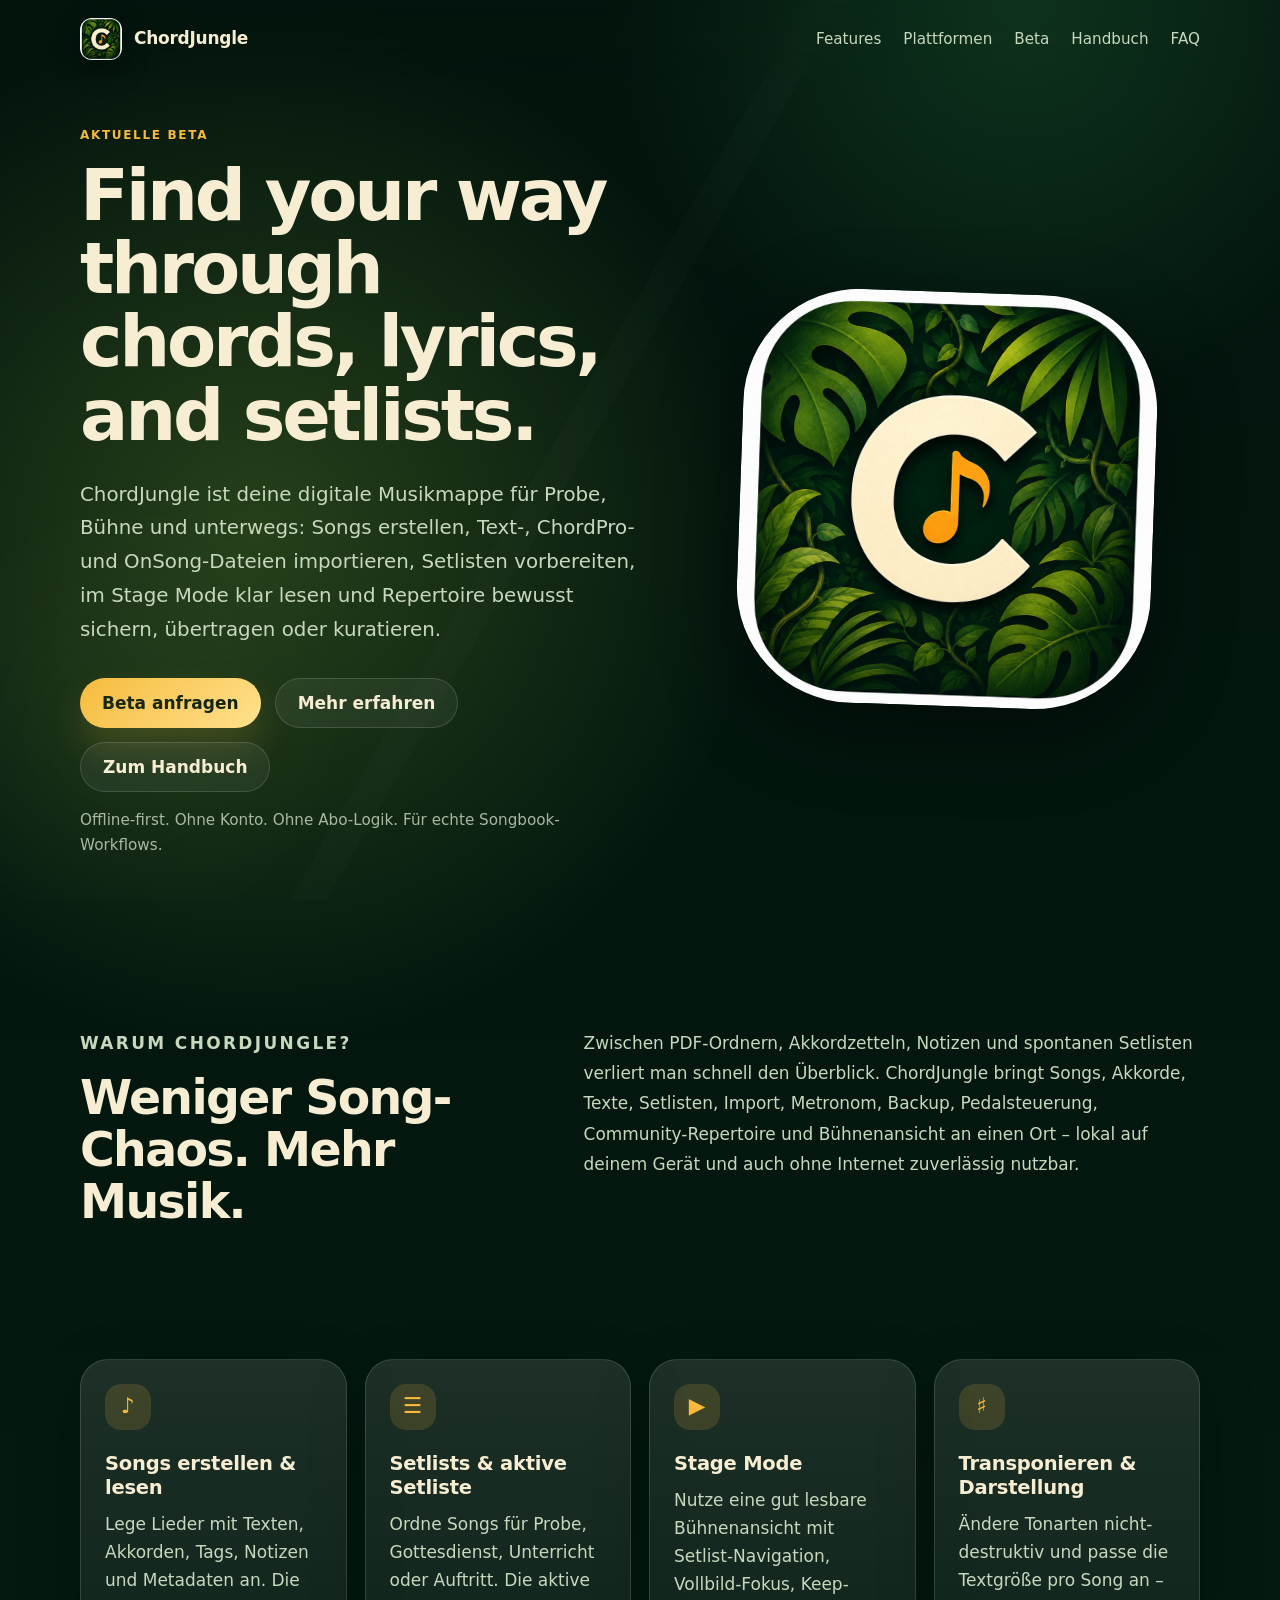
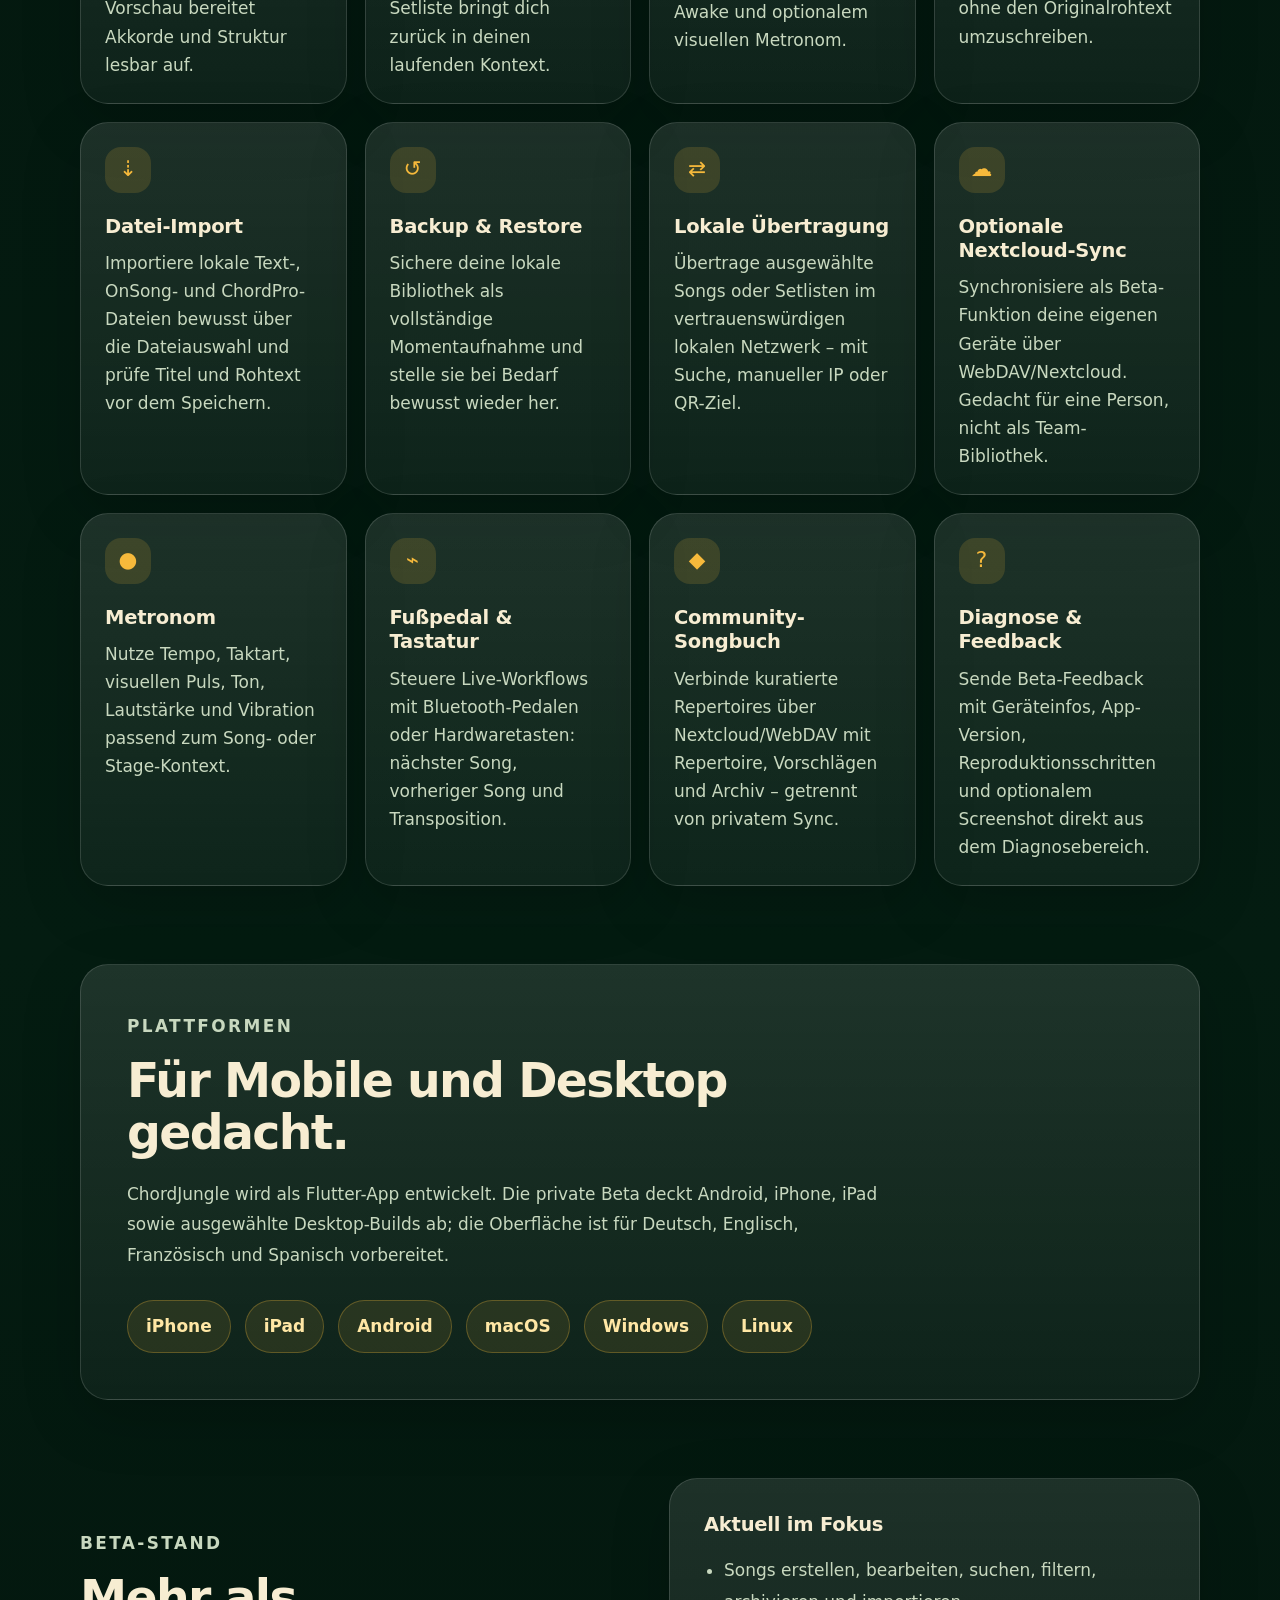
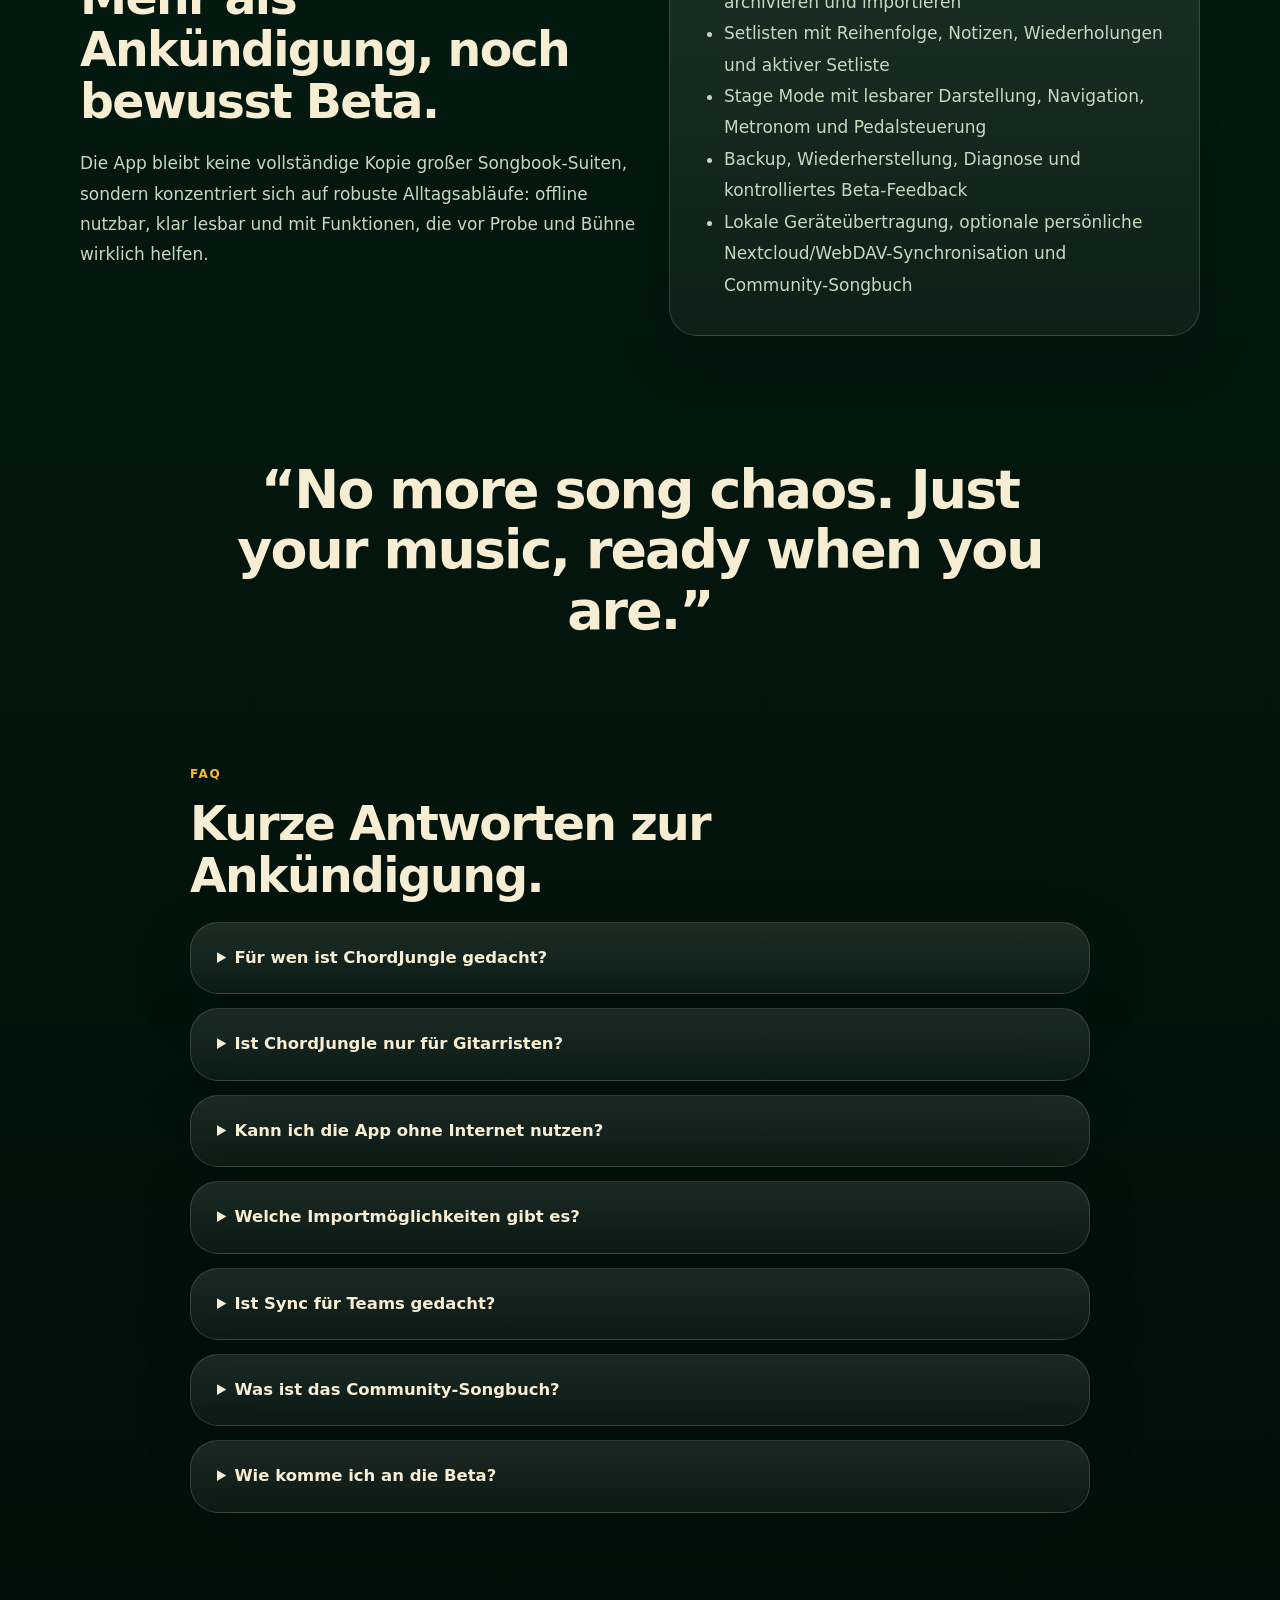
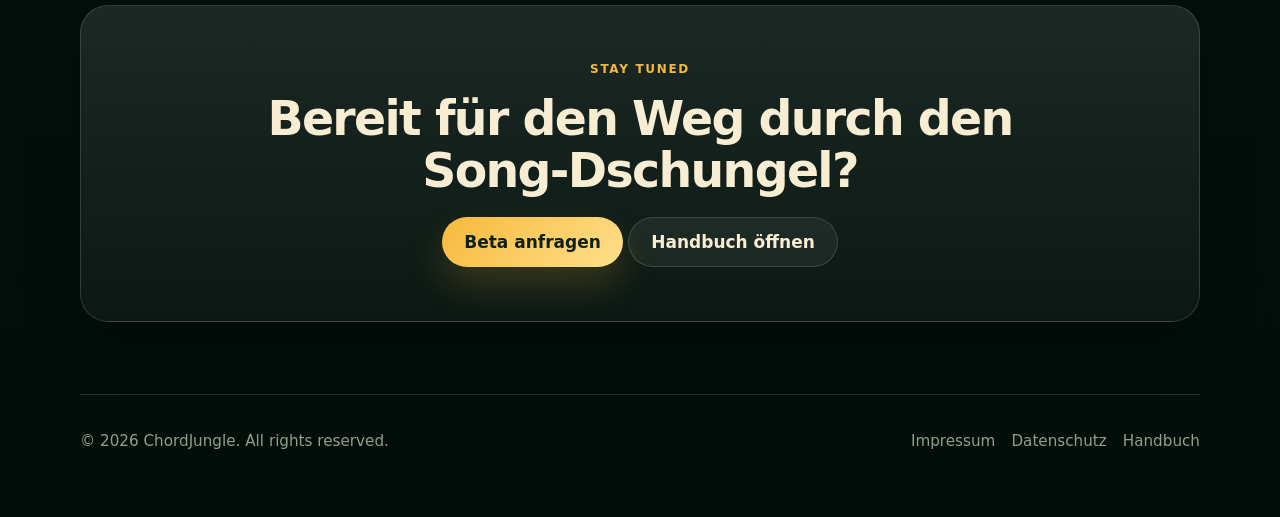
<file: httpdocs/index.html>
<!doctype html>
<html lang="de">
<head>
  <meta charset="utf-8">
  <meta name="viewport" content="width=device-width, initial-scale=1">
  <title>ChordJungle – Songbook, Stage Mode, Community & Sync</title>
  <meta name="description" content="ChordJungle ist eine offline-first Songbook- und Setlist-App für Android, iOS, iPadOS und ausgewählte Desktop-Beta-Ziele – mit ChordPro-/OnSong-Import, aktiver Setliste, Stage Mode, Metronom, Backup, lokaler Übertragung, Community-Songbuch und optionalem Nextcloud/WebDAV-Sync.">
  <meta name="theme-color" content="#032014">

  <meta property="og:title" content="ChordJungle">
  <meta property="og:description" content="Find your way through chords, lyrics, and setlists.">
  <meta property="og:type" content="website">
  <meta property="og:image" content="assets/og-image.png">

  <link rel="icon" href="favicon.ico">
  <link rel="icon" type="image/png" sizes="32x32" href="assets/favicon-32x32.png">
  <link rel="icon" type="image/png" sizes="16x16" href="assets/favicon-16x16.png">
  <link rel="apple-touch-icon" href="assets/apple-touch-icon.png">
  <link rel="manifest" href="manifest.webmanifest">
  <link rel="stylesheet" href="styles.css">
</head>
<body>
  <header class="site-header">
    <a class="brand" href="#top" aria-label="ChordJungle Startseite">
      <img src="assets/chordjungle-icon-512.png" alt="" width="42" height="42">
      <span>ChordJungle</span>
    </a>
    <nav class="nav" aria-label="Hauptnavigation">
      <a href="#features">Features</a>
      <a href="#platforms">Plattformen</a>
      <a href="#beta">Beta</a>
      <a href="handbuch.html">Handbuch</a>
      <a href="#faq">FAQ</a>
    </nav>
  </header>

  <main id="top">
    <section class="hero section">
      <div class="hero-copy">
        <p class="eyebrow">Aktuelle Beta</p>
        <h1>Find your way through chords, lyrics, and setlists.</h1>
        <p class="lead">
          ChordJungle ist deine digitale Musikmappe für Probe, Bühne und unterwegs:
          Songs erstellen, Text-, ChordPro- und OnSong-Dateien importieren, Setlisten vorbereiten,
          im Stage Mode klar lesen und Repertoire bewusst sichern, übertragen oder kuratieren.
        </p>
        <div class="cta-row">
          <a class="button primary" href="#" data-contact-link data-contact-subject="ChordJungle Beta" data-contact-body="Hallo, ich möchte ChordJungle testen." rel="nofollow">
            Beta anfragen
          </a>
          <a class="button secondary" href="#features">Mehr erfahren</a>
          <a class="button secondary" href="handbuch.html">Zum Handbuch</a>
        </div>
        <p class="hint">Offline-first. Ohne Konto. Ohne Abo-Logik. Für echte Songbook-Workflows.</p>
      </div>

      <div class="hero-visual" aria-label="ChordJungle App Icon">
        <div class="glow"></div>
        <img class="app-icon" src="assets/chordjungle-icon-1024.png" alt="ChordJungle App Icon">
      </div>
    </section>

    <section class="section intro">
      <div class="section-heading">
        <p class="eyebrow">Warum ChordJungle?</p>
        <h2>Weniger Song-Chaos. Mehr Musik.</h2>
      </div>
      <p>
        Zwischen PDF-Ordnern, Akkordzetteln, Notizen und spontanen Setlisten verliert man schnell den Überblick.
        ChordJungle bringt Songs, Akkorde, Texte, Setlisten, Import, Metronom, Backup, Pedalsteuerung,
        Community-Repertoire und Bühnenansicht an einen Ort – lokal auf deinem Gerät und auch ohne Internet zuverlässig nutzbar.
      </p>
    </section>

    <section class="section cards" id="features">
      <article class="card">
        <span class="card-icon">♪</span>
        <h3>Songs erstellen & lesen</h3>
        <p>Lege Lieder mit Texten, Akkorden, Tags, Notizen und Metadaten an. Die Vorschau bereitet Akkorde und Struktur lesbar auf.</p>
      </article>
      <article class="card">
        <span class="card-icon">☰</span>
        <h3>Setlists & aktive Setliste</h3>
        <p>Ordne Songs für Probe, Gottesdienst, Unterricht oder Auftritt. Die aktive Setliste bringt dich zurück in deinen laufenden Kontext.</p>
      </article>
      <article class="card">
        <span class="card-icon">▶</span>
        <h3>Stage Mode</h3>
        <p>Nutze eine gut lesbare Bühnenansicht mit Setlist-Navigation, Vollbild-Fokus, Keep-Awake und optionalem visuellen Metronom.</p>
      </article>
      <article class="card">
        <span class="card-icon">♯</span>
        <h3>Transponieren & Darstellung</h3>
        <p>Ändere Tonarten nicht-destruktiv und passe die Textgröße pro Song an – ohne den Originalrohtext umzuschreiben.</p>
      </article>
      <article class="card">
        <span class="card-icon">⇣</span>
        <h3>Datei-Import</h3>
        <p>Importiere lokale Text-, OnSong- und ChordPro-Dateien bewusst über die Dateiauswahl und prüfe Titel und Rohtext vor dem Speichern.</p>
      </article>
      <article class="card">
        <span class="card-icon">↺</span>
        <h3>Backup & Restore</h3>
        <p>Sichere deine lokale Bibliothek als vollständige Momentaufnahme und stelle sie bei Bedarf bewusst wieder her.</p>
      </article>
      <article class="card">
        <span class="card-icon">⇄</span>
        <h3>Lokale Übertragung</h3>
        <p>Übertrage ausgewählte Songs oder Setlisten im vertrauenswürdigen lokalen Netzwerk – mit Suche, manueller IP oder QR-Ziel.</p>
      </article>
      <article class="card">
        <span class="card-icon">☁</span>
        <h3>Optionale Nextcloud-Sync</h3>
        <p>Synchronisiere als Beta-Funktion deine eigenen Geräte über WebDAV/Nextcloud. Gedacht für eine Person, nicht als Team-Bibliothek.</p>
      </article>
      <article class="card">
        <span class="card-icon">●</span>
        <h3>Metronom</h3>
        <p>Nutze Tempo, Taktart, visuellen Puls, Ton, Lautstärke und Vibration passend zum Song- oder Stage-Kontext.</p>
      </article>
      <article class="card">
        <span class="card-icon">⌁</span>
        <h3>Fußpedal & Tastatur</h3>
        <p>Steuere Live-Workflows mit Bluetooth-Pedalen oder Hardwaretasten: nächster Song, vorheriger Song und Transposition.</p>
      </article>
      <article class="card">
        <span class="card-icon">◆</span>
        <h3>Community-Songbuch</h3>
        <p>Verbinde kuratierte Repertoires über Nextcloud/WebDAV mit Repertoire, Vorschlägen und Archiv – getrennt von privatem Sync.</p>
      </article>
      <article class="card">
        <span class="card-icon">?</span>
        <h3>Diagnose & Feedback</h3>
        <p>Sende Beta-Feedback mit Geräteinfos, App-Version, Reproduktionsschritten und optionalem Screenshot direkt aus dem Diagnosebereich.</p>
      </article>
    </section>

    <section class="section platform-section" id="platforms">
      <div class="section-heading compact-heading">
        <p class="eyebrow">Plattformen</p>
        <h2>Für Mobile und Desktop gedacht.</h2>
        <p>
          ChordJungle wird als Flutter-App entwickelt. Die private Beta deckt Android, iPhone, iPad
          sowie ausgewählte Desktop-Builds ab; die Oberfläche ist für Deutsch, Englisch, Französisch und Spanisch vorbereitet.
        </p>
      </div>
      <div class="platform-grid" aria-label="Geplante Plattformen">
        <div class="platform-pill">iPhone</div>
        <div class="platform-pill">iPad</div>
        <div class="platform-pill">Android</div>
        <div class="platform-pill">macOS</div>
        <div class="platform-pill">Windows</div>
        <div class="platform-pill">Linux</div>
      </div>
    </section>

    <section class="section split" id="beta">
      <div>
        <p class="eyebrow">Beta-Stand</p>
        <h2>Mehr als Ankündigung, noch bewusst Beta.</h2>
        <p>
          Die App bleibt keine vollständige Kopie großer Songbook-Suiten, sondern konzentriert sich auf robuste Alltagsabläufe:
          offline nutzbar, klar lesbar und mit Funktionen, die vor Probe und Bühne wirklich helfen.
        </p>
      </div>
      <div class="beta-box">
        <h3>Aktuell im Fokus</h3>
        <ul>
          <li>Songs erstellen, bearbeiten, suchen, filtern, archivieren und importieren</li>
          <li>Setlisten mit Reihenfolge, Notizen, Wiederholungen und aktiver Setliste</li>
          <li>Stage Mode mit lesbarer Darstellung, Navigation, Metronom und Pedalsteuerung</li>
          <li>Backup, Wiederherstellung, Diagnose und kontrolliertes Beta-Feedback</li>
          <li>Lokale Geräteübertragung, optionale persönliche Nextcloud/WebDAV-Synchronisation und Community-Songbuch</li>
        </ul>
      </div>
    </section>

    <section class="section quote">
      <blockquote>
        “No more song chaos. Just your music, ready when you are.”
      </blockquote>
    </section>

    <section class="section faq" id="faq">
      <div class="section-heading">
        <p class="eyebrow">FAQ</p>
        <h2>Kurze Antworten zur Ankündigung.</h2>
      </div>

      <details>
        <summary>Für wen ist ChordJungle gedacht?</summary>
        <p>Für Musiker, Bands, Sänger, Gruppen, Musikleiter und alle, die Songs mit Akkorden, Texten und Setlisten organisieren möchten.</p>
      </details>

      <details>
        <summary>Ist ChordJungle nur für Gitarristen?</summary>
        <p>Nein. Akkorde spielen eine wichtige Rolle, aber die App ist bewusst nicht auf ein einzelnes Instrument festgelegt.</p>
      </details>

      <details>
        <summary>Kann ich die App ohne Internet nutzen?</summary>
        <p>Ja. ChordJungle ist offline-first konzipiert. Songs, Setlisten und Stage Mode sollen ohne Login und ohne Internet funktionieren.</p>
      </details>

      <details>
        <summary>Welche Importmöglichkeiten gibt es?</summary>
        <p>Der Fokus liegt auf lokalen Textdateien wie TXT, OnSong und ChordPro. SongSelect kann manuell über den Browser genutzt werden, indem du dort eine verfügbare Datei herunterlädst und diese lokale Datei importierst.</p>
      </details>

      <details>
        <summary>Ist Sync für Teams gedacht?</summary>
        <p>Nein. Die optionale Nextcloud/WebDAV-Synchronisation ist aktuell für eine Person mit mehreren eigenen Geräten gedacht, nicht als Echtzeit-Team-Bibliothek.</p>
      </details>

      <details>
        <summary>Was ist das Community-Songbuch?</summary>
        <p>Ein getrenntes, kuratiertes Repertoire für Gruppen wie Gemeinden, Bands oder Chöre. Lokale Songs bleiben privat; Veröffentlichung, Vorschläge und Archiv sind bewusste Aktionen und abhängig von den Nextcloud/WebDAV-Rechten.</p>
      </details>

      <details>
        <summary>Wie komme ich an die Beta?</summary>
        <p>ChordJungle ist weiterhin eine private Beta. Über die Kontakt-Schaltflächen kannst du Interesse anmelden oder Feedback zum aktuellen Stand geben.</p>
      </details>
    </section>

    <section class="section final-cta">
      <p class="eyebrow">Stay tuned</p>
      <h2>Bereit für den Weg durch den Song-Dschungel?</h2>
      <a class="button primary" href="#" data-contact-link data-contact-subject="ChordJungle Beta" data-contact-body="Hallo, ich möchte ChordJungle testen." rel="nofollow">
        Beta anfragen
      </a>
      <a class="button secondary" href="handbuch.html">Handbuch öffnen</a>
    </section>
  </main>

  <footer class="site-footer">
    <p>© <span id="year"></span> ChordJungle. All rights reserved.</p>
    <nav class="footer-links" aria-label="Rechtliche Links">
      <a href="impressum.html">Impressum</a>
      <a href="datenschutz.html">Datenschutz</a>
      <a href="handbuch.html">Handbuch</a>
    </nav>
  </footer>

  <script src="script.js"></script>
</body>
</html>
</file>
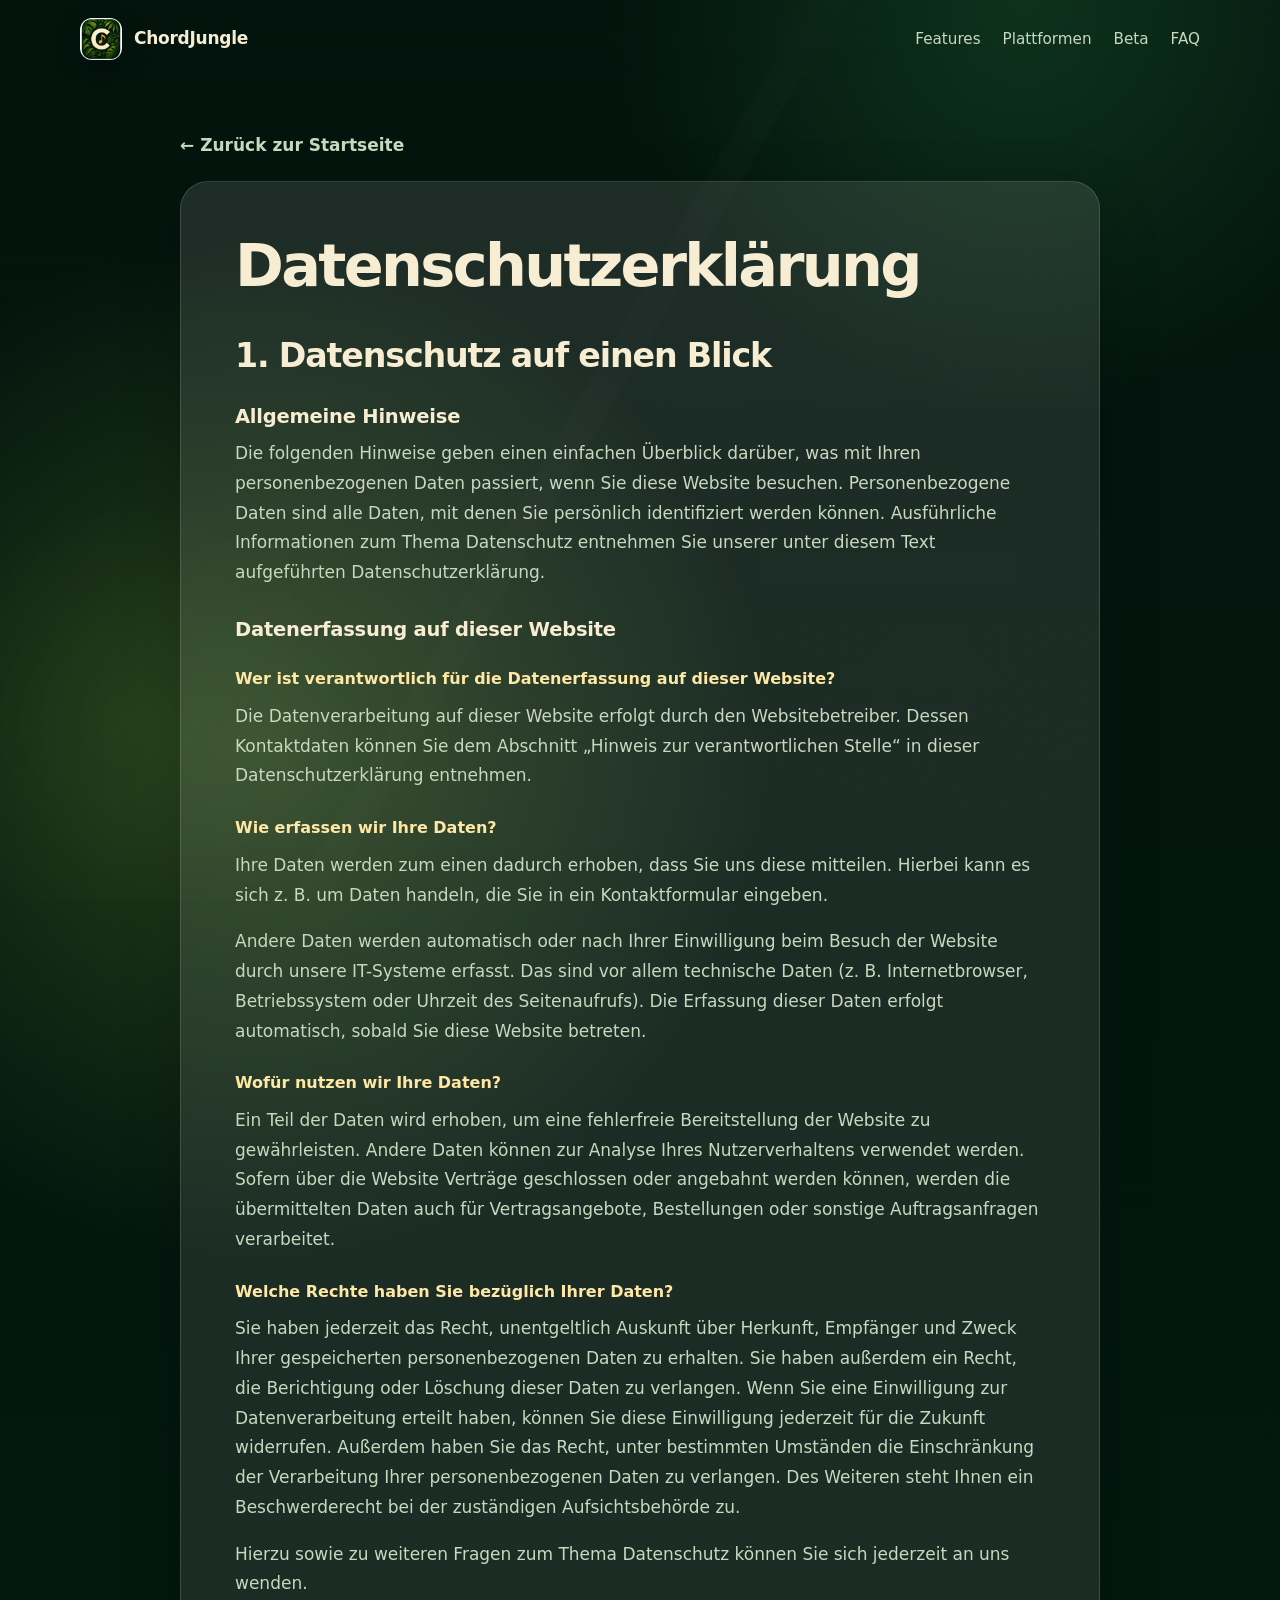
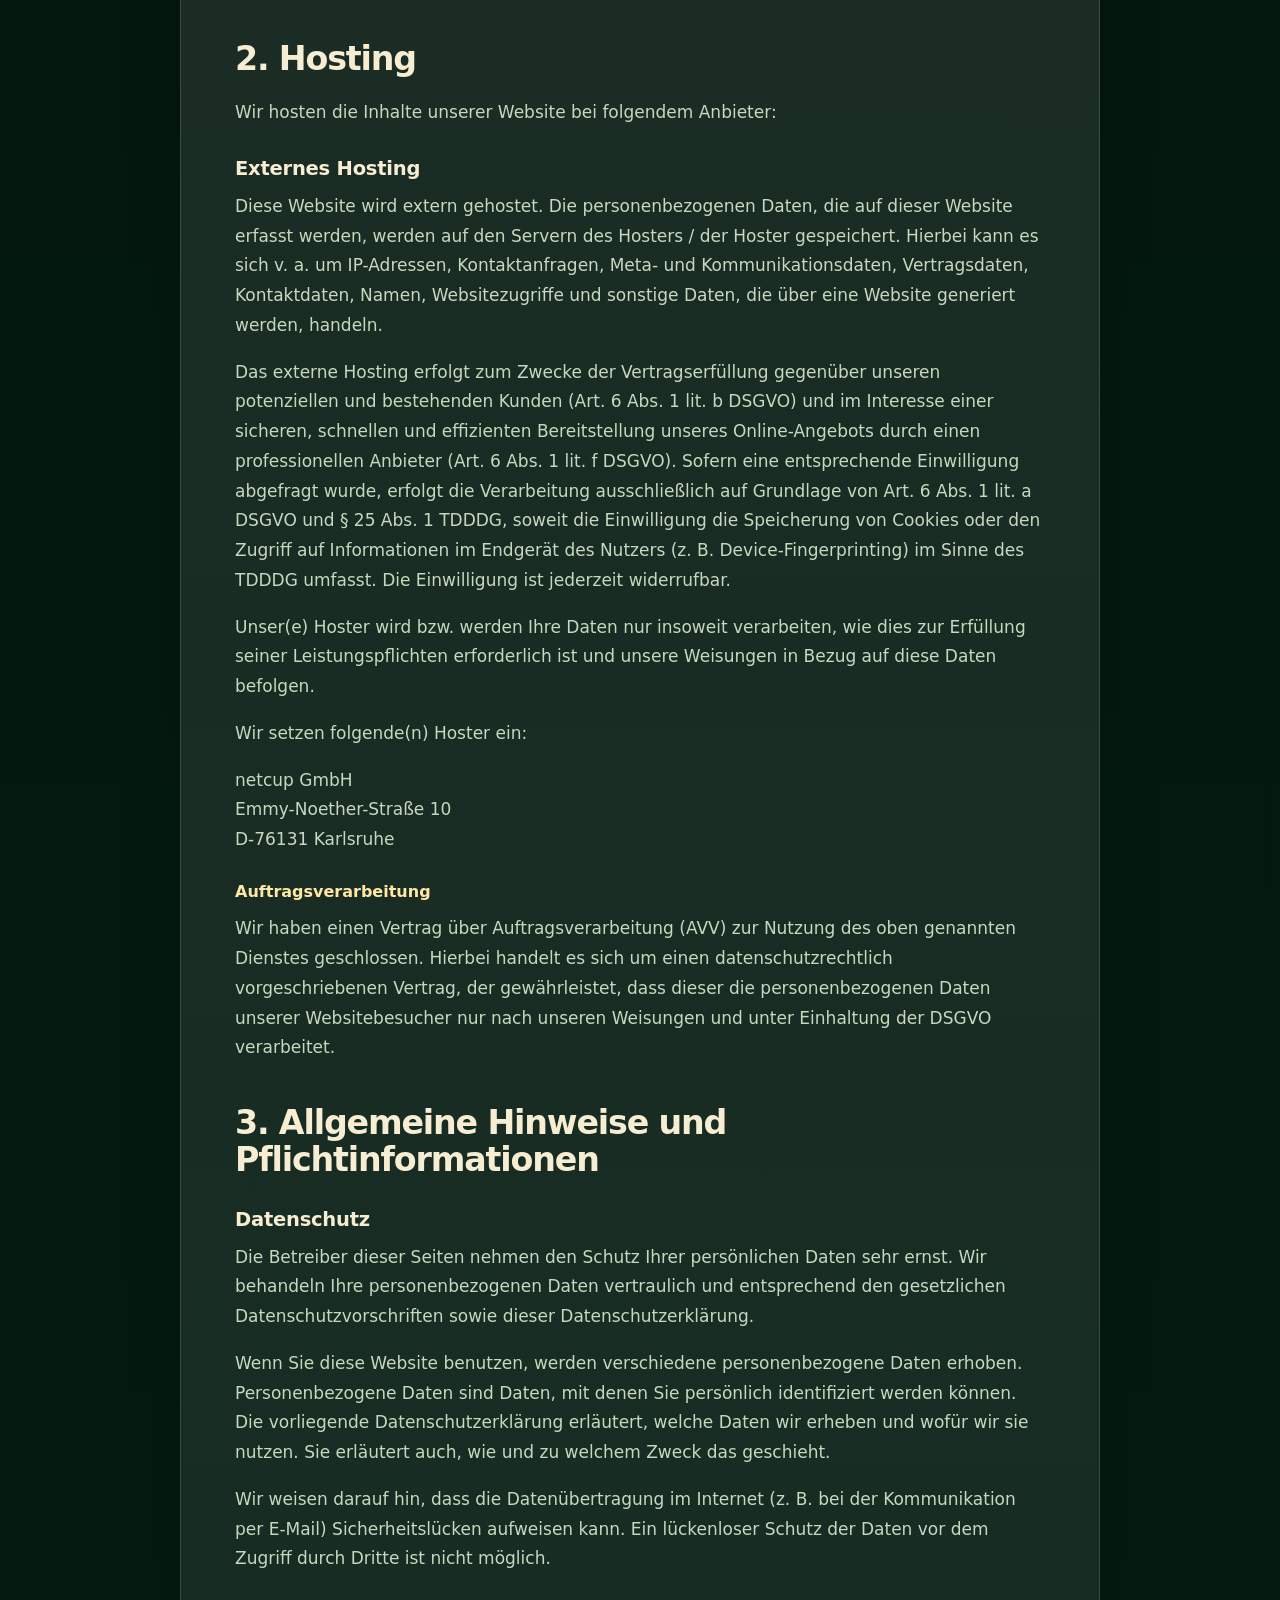
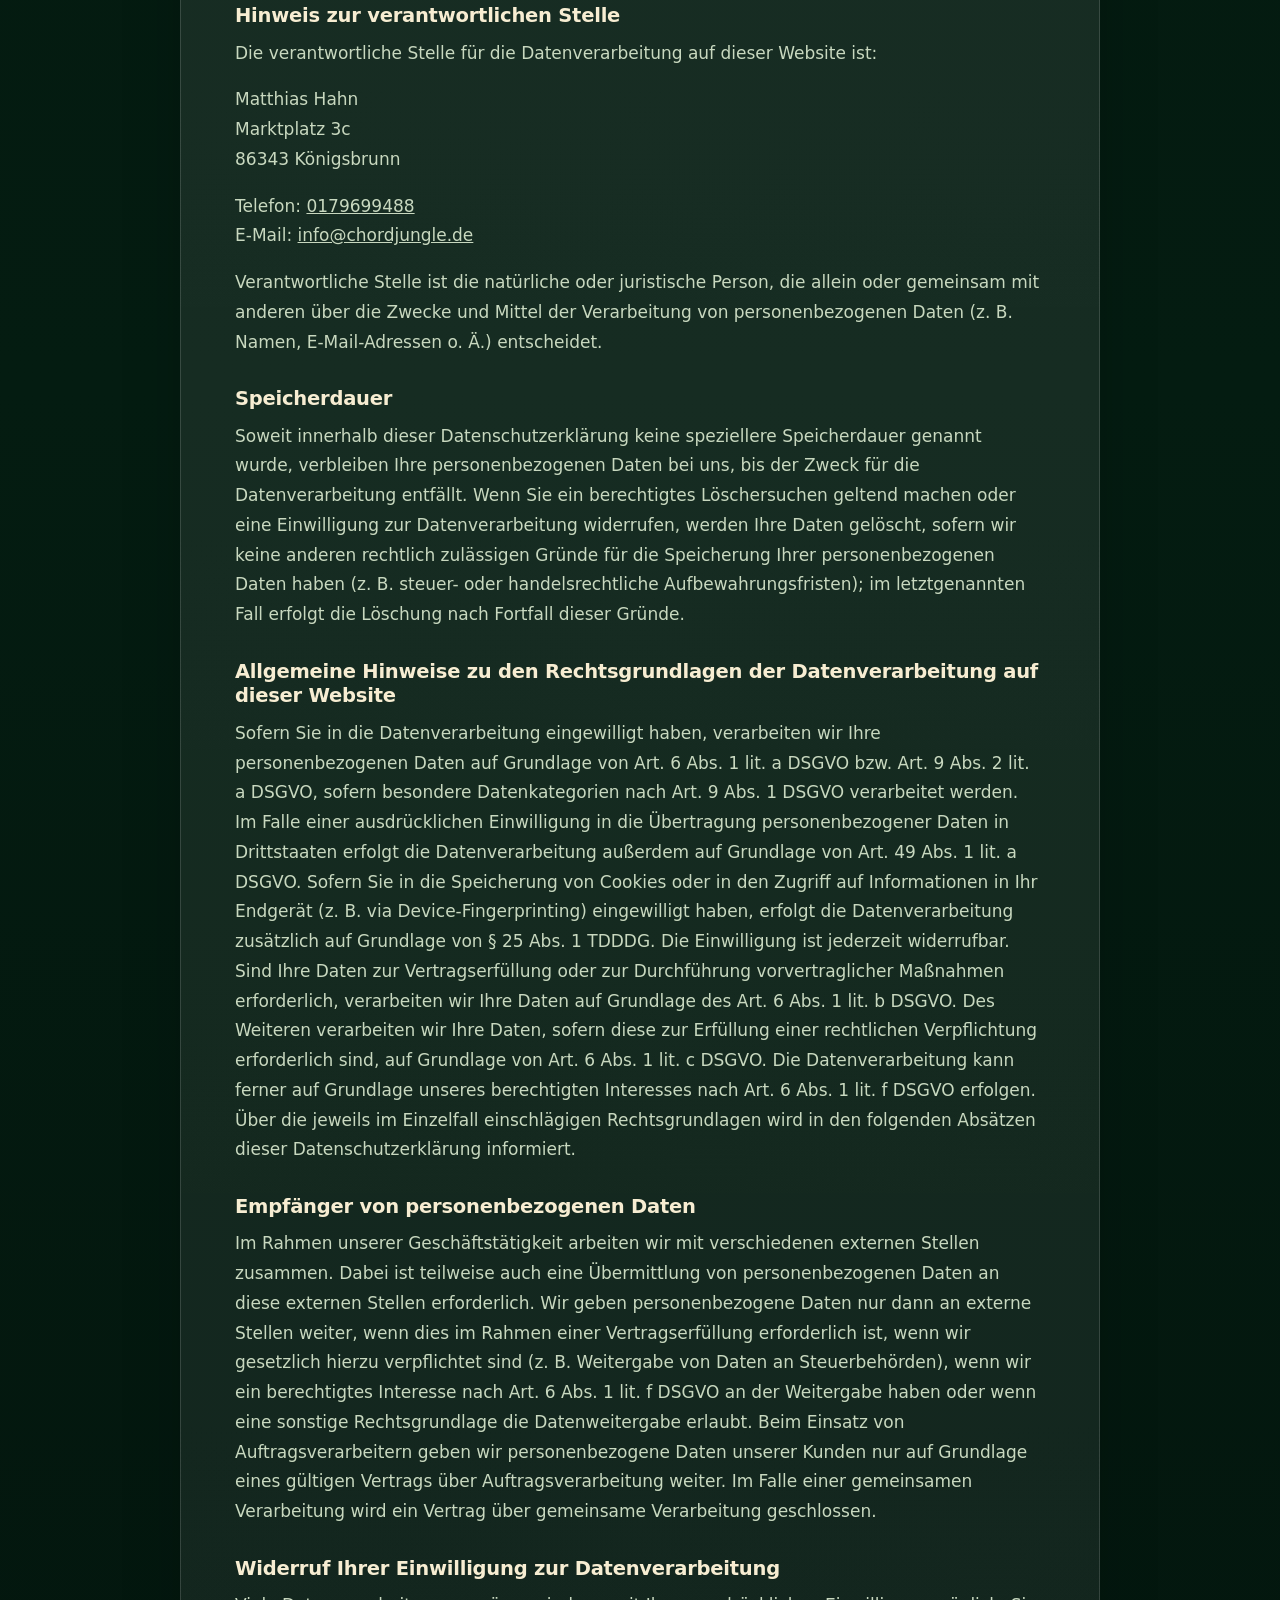
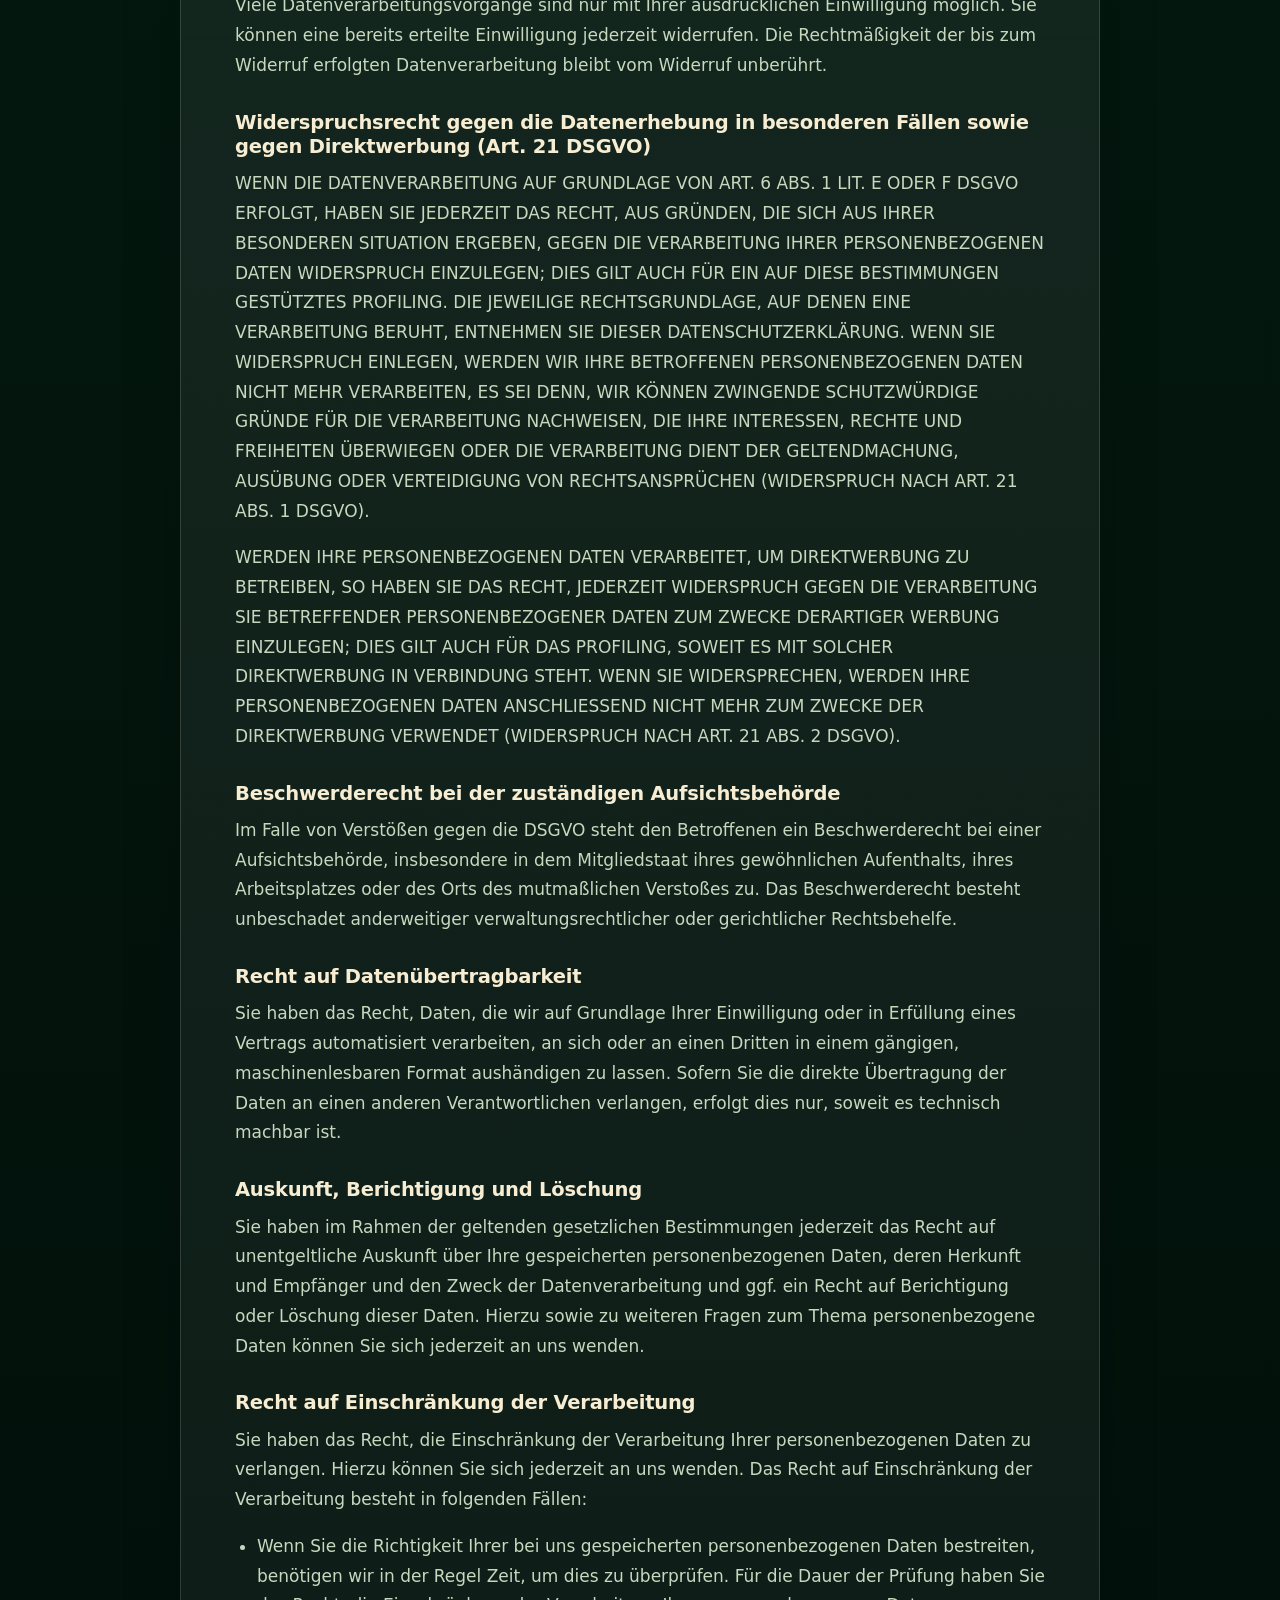
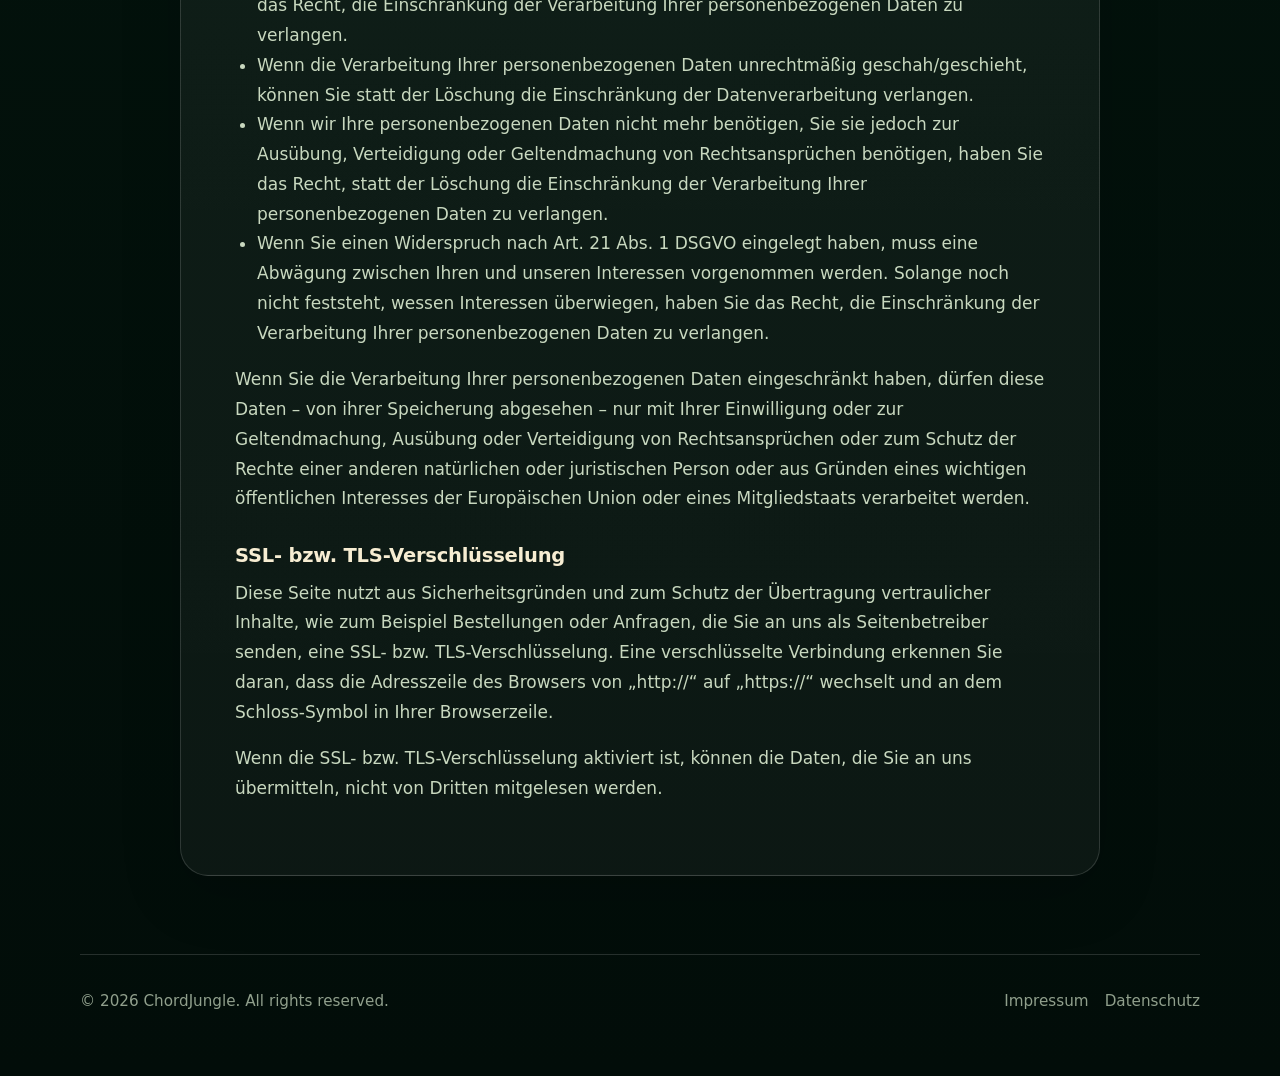
<file: httpdocs/datenschutz.html>
<!doctype html>
<html lang="de">
<head>
  <meta charset="utf-8">
  <meta name="viewport" content="width=device-width, initial-scale=1">
  <meta name="theme-color" content="#032014">
  <link rel="icon" href="favicon.ico">
  <link rel="icon" type="image/png" sizes="32x32" href="assets/favicon-32x32.png">
  <link rel="icon" type="image/png" sizes="16x16" href="assets/favicon-16x16.png">
  <link rel="apple-touch-icon" href="assets/apple-touch-icon.png">
  <link rel="manifest" href="manifest.webmanifest">
  <link rel="stylesheet" href="styles.css">
  <title>Datenschutzerklärung – ChordJungle</title>
  <meta name="description" content="Datenschutzerklärung der ChordJungle Website.">
</head>
<body>
  <header class="site-header">
    <a class="brand" href="index.html#top" aria-label="ChordJungle Startseite">
      <img src="assets/chordjungle-icon-512.png" alt="" width="42" height="42">
      <span>ChordJungle</span>
    </a>
    <nav class="nav" aria-label="Hauptnavigation">
      <a href="index.html#features">Features</a>
      <a href="index.html#platforms">Plattformen</a>
      <a href="index.html#beta">Beta</a>
      <a href="index.html#faq">FAQ</a>
    </nav>
  </header>

  <main class="legal-page">
    <section class="section legal-section">
      <a class="back-link" href="index.html">← Zurück zur Startseite</a>
      <div class="legal-card">
<h1>Datenschutzerklärung</h1>
<h2>1. Datenschutz auf einen Blick</h2>
<h3>Allgemeine Hinweise</h3>
<p>Die folgenden Hinweise geben einen einfachen Überblick darüber, was mit Ihren personenbezogenen Daten passiert, wenn Sie diese Website besuchen. Personenbezogene Daten sind alle Daten, mit denen Sie persönlich identifiziert werden können. Ausführliche Informationen zum Thema Datenschutz entnehmen Sie unserer unter diesem Text aufgeführten Datenschutzerklärung.</p>
<h3>Datenerfassung auf dieser Website</h3>
<h4>Wer ist verantwortlich für die Datenerfassung auf dieser Website?</h4>
<p>Die Datenverarbeitung auf dieser Website erfolgt durch den Websitebetreiber. Dessen Kontaktdaten können Sie dem Abschnitt „Hinweis zur verantwortlichen Stelle“ in dieser Datenschutzerklärung entnehmen.</p>
<h4>Wie erfassen wir Ihre Daten?</h4>
<p>Ihre Daten werden zum einen dadurch erhoben, dass Sie uns diese mitteilen. Hierbei kann es sich z.&nbsp;B. um Daten handeln, die Sie in ein Kontaktformular eingeben.</p>
<p>Andere Daten werden automatisch oder nach Ihrer Einwilligung beim Besuch der Website durch unsere IT-Systeme erfasst. Das sind vor allem technische Daten (z.&nbsp;B. Internetbrowser, Betriebssystem oder Uhrzeit des Seitenaufrufs). Die Erfassung dieser Daten erfolgt automatisch, sobald Sie diese Website betreten.</p>
<h4>Wofür nutzen wir Ihre Daten?</h4>
<p>Ein Teil der Daten wird erhoben, um eine fehlerfreie Bereitstellung der Website zu gewährleisten. Andere Daten können zur Analyse Ihres Nutzerverhaltens verwendet werden. Sofern über die Website Verträge geschlossen oder angebahnt werden können, werden die übermittelten Daten auch für Vertragsangebote, Bestellungen oder sonstige Auftragsanfragen verarbeitet.</p>
<h4>Welche Rechte haben Sie bezüglich Ihrer Daten?</h4>
<p>Sie haben jederzeit das Recht, unentgeltlich Auskunft über Herkunft, Empfänger und Zweck Ihrer gespeicherten personenbezogenen Daten zu erhalten. Sie haben außerdem ein Recht, die Berichtigung oder Löschung dieser Daten zu verlangen. Wenn Sie eine Einwilligung zur Datenverarbeitung erteilt haben, können Sie diese Einwilligung jederzeit für die Zukunft widerrufen. Außerdem haben Sie das Recht, unter bestimmten Umständen die Einschränkung der Verarbeitung Ihrer personenbezogenen Daten zu verlangen. Des Weiteren steht Ihnen ein Beschwerderecht bei der zuständigen Aufsichtsbehörde zu.</p>
<p>Hierzu sowie zu weiteren Fragen zum Thema Datenschutz können Sie sich jederzeit an uns wenden.</p>
<h2>2. Hosting</h2>
<p>Wir hosten die Inhalte unserer Website bei folgendem Anbieter:</p>
<h3>Externes Hosting</h3>
<p>Diese Website wird extern gehostet. Die personenbezogenen Daten, die auf dieser Website erfasst werden, werden auf den Servern des Hosters / der Hoster gespeichert. Hierbei kann es sich v.&nbsp;a. um IP-Adressen, Kontaktanfragen, Meta- und Kommunikationsdaten, Vertragsdaten, Kontaktdaten, Namen, Websitezugriffe und sonstige Daten, die über eine Website generiert werden, handeln.</p>
<p>Das externe Hosting erfolgt zum Zwecke der Vertragserfüllung gegenüber unseren potenziellen und bestehenden Kunden (Art. 6 Abs. 1 lit. b DSGVO) und im Interesse einer sicheren, schnellen und effizienten Bereitstellung unseres Online-Angebots durch einen professionellen Anbieter (Art. 6 Abs. 1 lit. f DSGVO). Sofern eine entsprechende Einwilligung abgefragt wurde, erfolgt die Verarbeitung ausschließlich auf Grundlage von Art. 6 Abs. 1 lit. a DSGVO und § 25 Abs. 1 TDDDG, soweit die Einwilligung die Speicherung von Cookies oder den Zugriff auf Informationen im Endgerät des Nutzers (z.&nbsp;B. Device-Fingerprinting) im Sinne des TDDDG umfasst. Die Einwilligung ist jederzeit widerrufbar.</p>
<p>Unser(e) Hoster wird bzw. werden Ihre Daten nur insoweit verarbeiten, wie dies zur Erfüllung seiner Leistungspflichten erforderlich ist und unsere Weisungen in Bezug auf diese Daten befolgen.</p>
<p>Wir setzen folgende(n) Hoster ein:</p>
<p>netcup GmbH<br>
Emmy-Noether-Straße 10<br>
D-76131 Karlsruhe</p>
<h4>Auftragsverarbeitung</h4>
<p>Wir haben einen Vertrag über Auftragsverarbeitung (AVV) zur Nutzung des oben genannten Dienstes geschlossen. Hierbei handelt es sich um einen datenschutzrechtlich vorgeschriebenen Vertrag, der gewährleistet, dass dieser die personenbezogenen Daten unserer Websitebesucher nur nach unseren Weisungen und unter Einhaltung der DSGVO verarbeitet.</p>
<h2>3. Allgemeine Hinweise und Pflichtinformationen</h2>
<h3>Datenschutz</h3>
<p>Die Betreiber dieser Seiten nehmen den Schutz Ihrer persönlichen Daten sehr ernst. Wir behandeln Ihre personenbezogenen Daten vertraulich und entsprechend den gesetzlichen Datenschutzvorschriften sowie dieser Datenschutzerklärung.</p>
<p>Wenn Sie diese Website benutzen, werden verschiedene personenbezogene Daten erhoben. Personenbezogene Daten sind Daten, mit denen Sie persönlich identifiziert werden können. Die vorliegende Datenschutzerklärung erläutert, welche Daten wir erheben und wofür wir sie nutzen. Sie erläutert auch, wie und zu welchem Zweck das geschieht.</p>
<p>Wir weisen darauf hin, dass die Datenübertragung im Internet (z.&nbsp;B. bei der Kommunikation per E-Mail) Sicherheitslücken aufweisen kann. Ein lückenloser Schutz der Daten vor dem Zugriff durch Dritte ist nicht möglich.</p>
<h3>Hinweis zur verantwortlichen Stelle</h3>
<p>Die verantwortliche Stelle für die Datenverarbeitung auf dieser Website ist:</p>
<p>Matthias Hahn<br>
Marktplatz 3c<br>
86343 Königsbrunn</p>

<p class="contact-lines">
  Telefon: <span class="protected-contact" data-phone-rev="8849969710">wird geladen…</span><br>
  E-Mail: <span class="protected-contact" data-email-user-rev="ofni" data-email-domain-rev="ed.elgnujdrohc">wird geladen…</span>
</p>
<noscript>
  <p class="contact-fallback">E-Mail: info [at] chordjungle [punkt] de<br>Telefon: wird bei aktiviertem JavaScript angezeigt</p>
</noscript>
<p>Verantwortliche Stelle ist die natürliche oder juristische Person, die allein oder gemeinsam mit anderen über die Zwecke und Mittel der Verarbeitung von personenbezogenen Daten (z.&nbsp;B. Namen, E-Mail-Adressen o. Ä.) entscheidet.</p>

<h3>Speicherdauer</h3>
<p>Soweit innerhalb dieser Datenschutzerklärung keine speziellere Speicherdauer genannt wurde, verbleiben Ihre personenbezogenen Daten bei uns, bis der Zweck für die Datenverarbeitung entfällt. Wenn Sie ein berechtigtes Löschersuchen geltend machen oder eine Einwilligung zur Datenverarbeitung widerrufen, werden Ihre Daten gelöscht, sofern wir keine anderen rechtlich zulässigen Gründe für die Speicherung Ihrer personenbezogenen Daten haben (z.&nbsp;B. steuer- oder handelsrechtliche Aufbewahrungsfristen); im letztgenannten Fall erfolgt die Löschung nach Fortfall dieser Gründe.</p>
<h3>Allgemeine Hinweise zu den Rechtsgrundlagen der Datenverarbeitung auf dieser Website</h3>
<p>Sofern Sie in die Datenverarbeitung eingewilligt haben, verarbeiten wir Ihre personenbezogenen Daten auf Grundlage von Art. 6 Abs. 1 lit. a DSGVO bzw. Art. 9 Abs. 2 lit. a DSGVO, sofern besondere Datenkategorien nach Art. 9 Abs. 1 DSGVO verarbeitet werden. Im Falle einer ausdrücklichen Einwilligung in die Übertragung personenbezogener Daten in Drittstaaten erfolgt die Datenverarbeitung außerdem auf Grundlage von Art. 49 Abs. 1 lit. a DSGVO. Sofern Sie in die Speicherung von Cookies oder in den Zugriff auf Informationen in Ihr Endgerät (z.&nbsp;B. via Device-Fingerprinting) eingewilligt haben, erfolgt die Datenverarbeitung zusätzlich auf Grundlage von § 25 Abs. 1 TDDDG. Die Einwilligung ist jederzeit widerrufbar. Sind Ihre Daten zur Vertragserfüllung oder zur Durchführung vorvertraglicher Maßnahmen erforderlich, verarbeiten wir Ihre Daten auf Grundlage des Art. 6 Abs. 1 lit. b DSGVO. Des Weiteren verarbeiten wir Ihre Daten, sofern diese zur Erfüllung einer rechtlichen Verpflichtung erforderlich sind, auf Grundlage von Art. 6 Abs. 1 lit. c DSGVO. Die Datenverarbeitung kann ferner auf Grundlage unseres berechtigten Interesses nach Art. 6 Abs. 1 lit. f DSGVO erfolgen. Über die jeweils im Einzelfall einschlägigen Rechtsgrundlagen wird in den folgenden Absätzen dieser Datenschutzerklärung informiert.</p>
<h3>Empfänger von personenbezogenen Daten</h3>
<p>Im Rahmen unserer Geschäftstätigkeit arbeiten wir mit verschiedenen externen Stellen zusammen. Dabei ist teilweise auch eine Übermittlung von personenbezogenen Daten an diese externen Stellen erforderlich. Wir geben personenbezogene Daten nur dann an externe Stellen weiter, wenn dies im Rahmen einer Vertragserfüllung erforderlich ist, wenn wir gesetzlich hierzu verpflichtet sind (z.&nbsp;B. Weitergabe von Daten an Steuerbehörden), wenn wir ein berechtigtes Interesse nach Art. 6 Abs. 1 lit. f DSGVO an der Weitergabe haben oder wenn eine sonstige Rechtsgrundlage die Datenweitergabe erlaubt. Beim Einsatz von Auftragsverarbeitern geben wir personenbezogene Daten unserer Kunden nur auf Grundlage eines gültigen Vertrags über Auftragsverarbeitung weiter. Im Falle einer gemeinsamen Verarbeitung wird ein Vertrag über gemeinsame Verarbeitung geschlossen.</p>
<h3>Widerruf Ihrer Einwilligung zur Datenverarbeitung</h3>
<p>Viele Datenverarbeitungsvorgänge sind nur mit Ihrer ausdrücklichen Einwilligung möglich. Sie können eine bereits erteilte Einwilligung jederzeit widerrufen. Die Rechtmäßigkeit der bis zum Widerruf erfolgten Datenverarbeitung bleibt vom Widerruf unberührt.</p>
<h3>Widerspruchsrecht gegen die Datenerhebung in besonderen Fällen sowie gegen Direktwerbung (Art. 21 DSGVO)</h3>
<p>WENN DIE DATENVERARBEITUNG AUF GRUNDLAGE VON ART. 6 ABS. 1 LIT. E ODER F DSGVO ERFOLGT, HABEN SIE JEDERZEIT DAS RECHT, AUS GRÜNDEN, DIE SICH AUS IHRER BESONDEREN SITUATION ERGEBEN, GEGEN DIE VERARBEITUNG IHRER PERSONENBEZOGENEN DATEN WIDERSPRUCH EINZULEGEN; DIES GILT AUCH FÜR EIN AUF DIESE BESTIMMUNGEN GESTÜTZTES PROFILING. DIE JEWEILIGE RECHTSGRUNDLAGE, AUF DENEN EINE VERARBEITUNG BERUHT, ENTNEHMEN SIE DIESER DATENSCHUTZERKLÄRUNG. WENN SIE WIDERSPRUCH EINLEGEN, WERDEN WIR IHRE BETROFFENEN PERSONENBEZOGENEN DATEN NICHT MEHR VERARBEITEN, ES SEI DENN, WIR KÖNNEN ZWINGENDE SCHUTZWÜRDIGE GRÜNDE FÜR DIE VERARBEITUNG NACHWEISEN, DIE IHRE INTERESSEN, RECHTE UND FREIHEITEN ÜBERWIEGEN ODER DIE VERARBEITUNG DIENT DER GELTENDMACHUNG, AUSÜBUNG ODER VERTEIDIGUNG VON RECHTSANSPRÜCHEN (WIDERSPRUCH NACH ART. 21 ABS. 1 DSGVO).</p>
<p>WERDEN IHRE PERSONENBEZOGENEN DATEN VERARBEITET, UM DIREKTWERBUNG ZU BETREIBEN, SO HABEN SIE DAS RECHT, JEDERZEIT WIDERSPRUCH GEGEN DIE VERARBEITUNG SIE BETREFFENDER PERSONENBEZOGENER DATEN ZUM ZWECKE DERARTIGER WERBUNG EINZULEGEN; DIES GILT AUCH FÜR DAS PROFILING, SOWEIT ES MIT SOLCHER DIREKTWERBUNG IN VERBINDUNG STEHT. WENN SIE WIDERSPRECHEN, WERDEN IHRE PERSONENBEZOGENEN DATEN ANSCHLIESSEND NICHT MEHR ZUM ZWECKE DER DIREKTWERBUNG VERWENDET (WIDERSPRUCH NACH ART. 21 ABS. 2 DSGVO).</p>
<h3>Beschwerderecht bei der zuständigen Aufsichtsbehörde</h3>
<p>Im Falle von Verstößen gegen die DSGVO steht den Betroffenen ein Beschwerderecht bei einer Aufsichtsbehörde, insbesondere in dem Mitgliedstaat ihres gewöhnlichen Aufenthalts, ihres Arbeitsplatzes oder des Orts des mutmaßlichen Verstoßes zu. Das Beschwerderecht besteht unbeschadet anderweitiger verwaltungsrechtlicher oder gerichtlicher Rechtsbehelfe.</p>
<h3>Recht auf Datenübertragbarkeit</h3>
<p>Sie haben das Recht, Daten, die wir auf Grundlage Ihrer Einwilligung oder in Erfüllung eines Vertrags automatisiert verarbeiten, an sich oder an einen Dritten in einem gängigen, maschinenlesbaren Format aushändigen zu lassen. Sofern Sie die direkte Übertragung der Daten an einen anderen Verantwortlichen verlangen, erfolgt dies nur, soweit es technisch machbar ist.</p>
<h3>Auskunft, Berichtigung und Löschung</h3>
<p>Sie haben im Rahmen der geltenden gesetzlichen Bestimmungen jederzeit das Recht auf unentgeltliche Auskunft über Ihre gespeicherten personenbezogenen Daten, deren Herkunft und Empfänger und den Zweck der Datenverarbeitung und ggf. ein Recht auf Berichtigung oder Löschung dieser Daten. Hierzu sowie zu weiteren Fragen zum Thema personenbezogene Daten können Sie sich jederzeit an uns wenden.</p>
<h3>Recht auf Einschränkung der Verarbeitung</h3>
<p>Sie haben das Recht, die Einschränkung der Verarbeitung Ihrer personenbezogenen Daten zu verlangen. Hierzu können Sie sich jederzeit an uns wenden. Das Recht auf Einschränkung der Verarbeitung besteht in folgenden Fällen:</p>
<ul>
  <li>Wenn Sie die Richtigkeit Ihrer bei uns gespeicherten personenbezogenen Daten bestreiten, benötigen wir in der Regel Zeit, um dies zu überprüfen. Für die Dauer der Prüfung haben Sie das Recht, die Einschränkung der Verarbeitung Ihrer personenbezogenen Daten zu verlangen.</li>
  <li>Wenn die Verarbeitung Ihrer personenbezogenen Daten unrechtmäßig geschah/geschieht, können Sie statt der Löschung die Einschränkung der Datenverarbeitung verlangen.</li>
  <li>Wenn wir Ihre personenbezogenen Daten nicht mehr benötigen, Sie sie jedoch zur Ausübung, Verteidigung oder Geltendmachung von Rechtsansprüchen benötigen, haben Sie das Recht, statt der Löschung die Einschränkung der Verarbeitung Ihrer personenbezogenen Daten zu verlangen.</li>
  <li>Wenn Sie einen Widerspruch nach Art. 21 Abs. 1 DSGVO eingelegt haben, muss eine Abwägung zwischen Ihren und unseren Interessen vorgenommen werden. Solange noch nicht feststeht, wessen Interessen überwiegen, haben Sie das Recht, die Einschränkung der Verarbeitung Ihrer personenbezogenen Daten zu verlangen.</li>
</ul>
<p>Wenn Sie die Verarbeitung Ihrer personenbezogenen Daten eingeschränkt haben, dürfen diese Daten – von ihrer Speicherung abgesehen – nur mit Ihrer Einwilligung oder zur Geltendmachung, Ausübung oder Verteidigung von Rechtsansprüchen oder zum Schutz der Rechte einer anderen natürlichen oder juristischen Person oder aus Gründen eines wichtigen öffentlichen Interesses der Europäischen Union oder eines Mitgliedstaats verarbeitet werden.</p>
<h3>SSL- bzw. TLS-Verschlüsselung</h3>
<p>Diese Seite nutzt aus Sicherheitsgründen und zum Schutz der Übertragung vertraulicher Inhalte, wie zum Beispiel Bestellungen oder Anfragen, die Sie an uns als Seitenbetreiber senden, eine SSL- bzw. TLS-Verschlüsselung. Eine verschlüsselte Verbindung erkennen Sie daran, dass die Adresszeile des Browsers von „http://“ auf „https://“ wechselt und an dem Schloss-Symbol in Ihrer Browserzeile.</p>
<p>Wenn die SSL- bzw. TLS-Verschlüsselung aktiviert ist, können die Daten, die Sie an uns übermitteln, nicht von Dritten mitgelesen werden.</p>
      </div>
    </section>
  </main>

  <footer class="site-footer">
    <p>© <span id="year"></span> ChordJungle. All rights reserved.</p>
    <nav class="footer-links" aria-label="Rechtliche Links">
      <a href="impressum.html">Impressum</a>
      <a href="datenschutz.html">Datenschutz</a>
    </nav>
  </footer>

  <script src="script.js"></script>
</body>
</html>
</file>
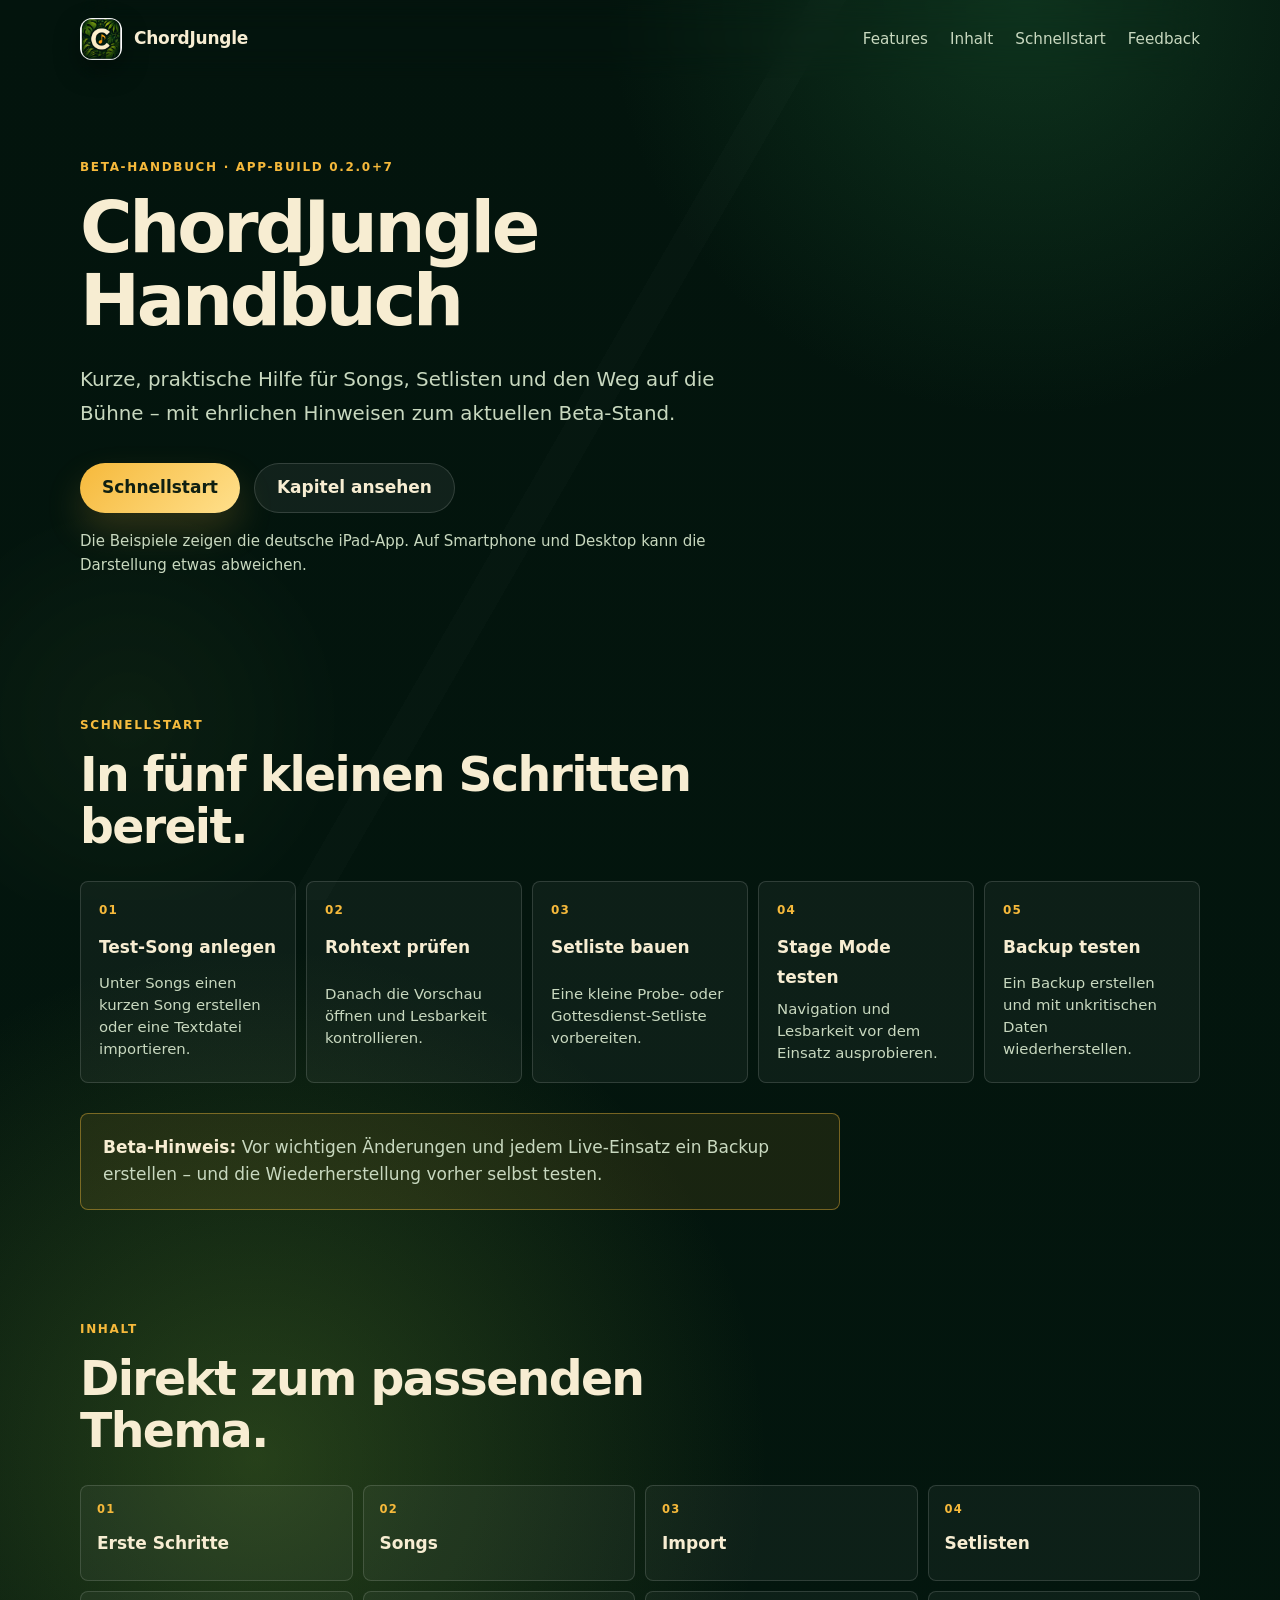
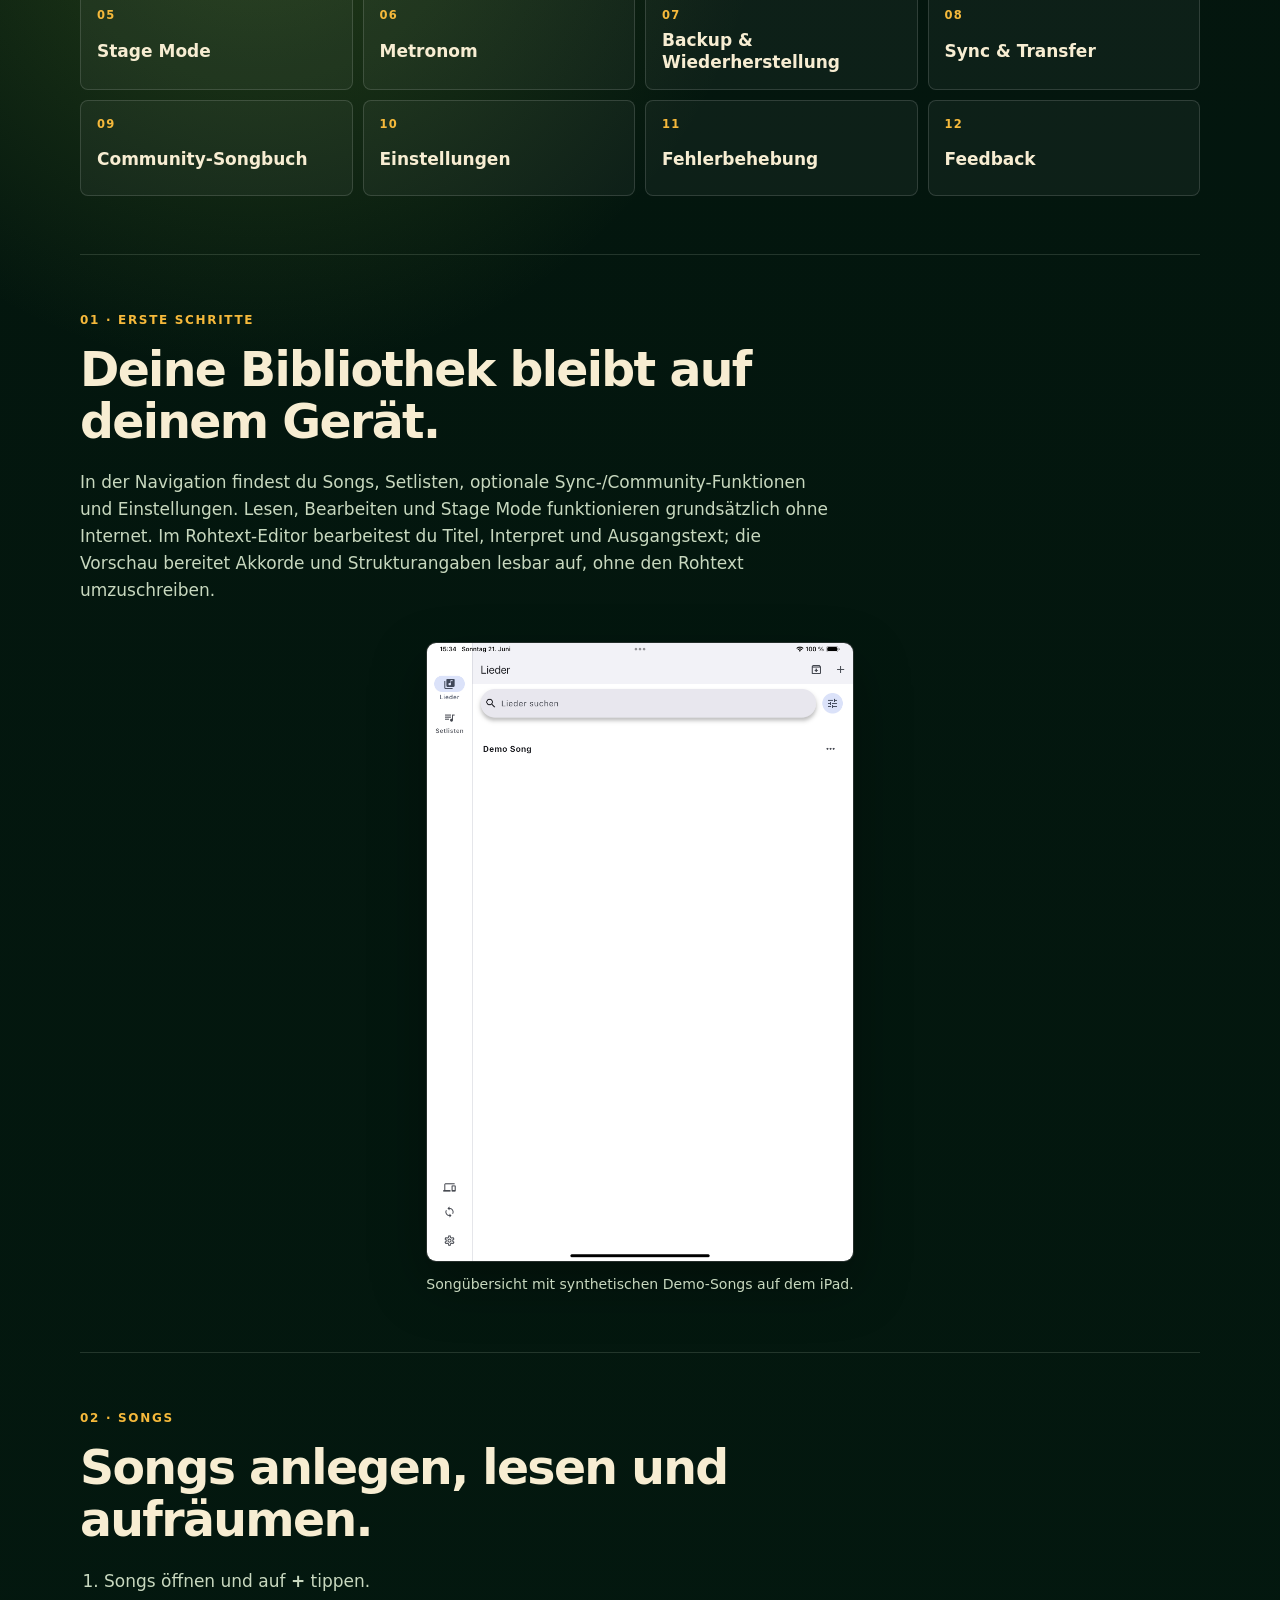
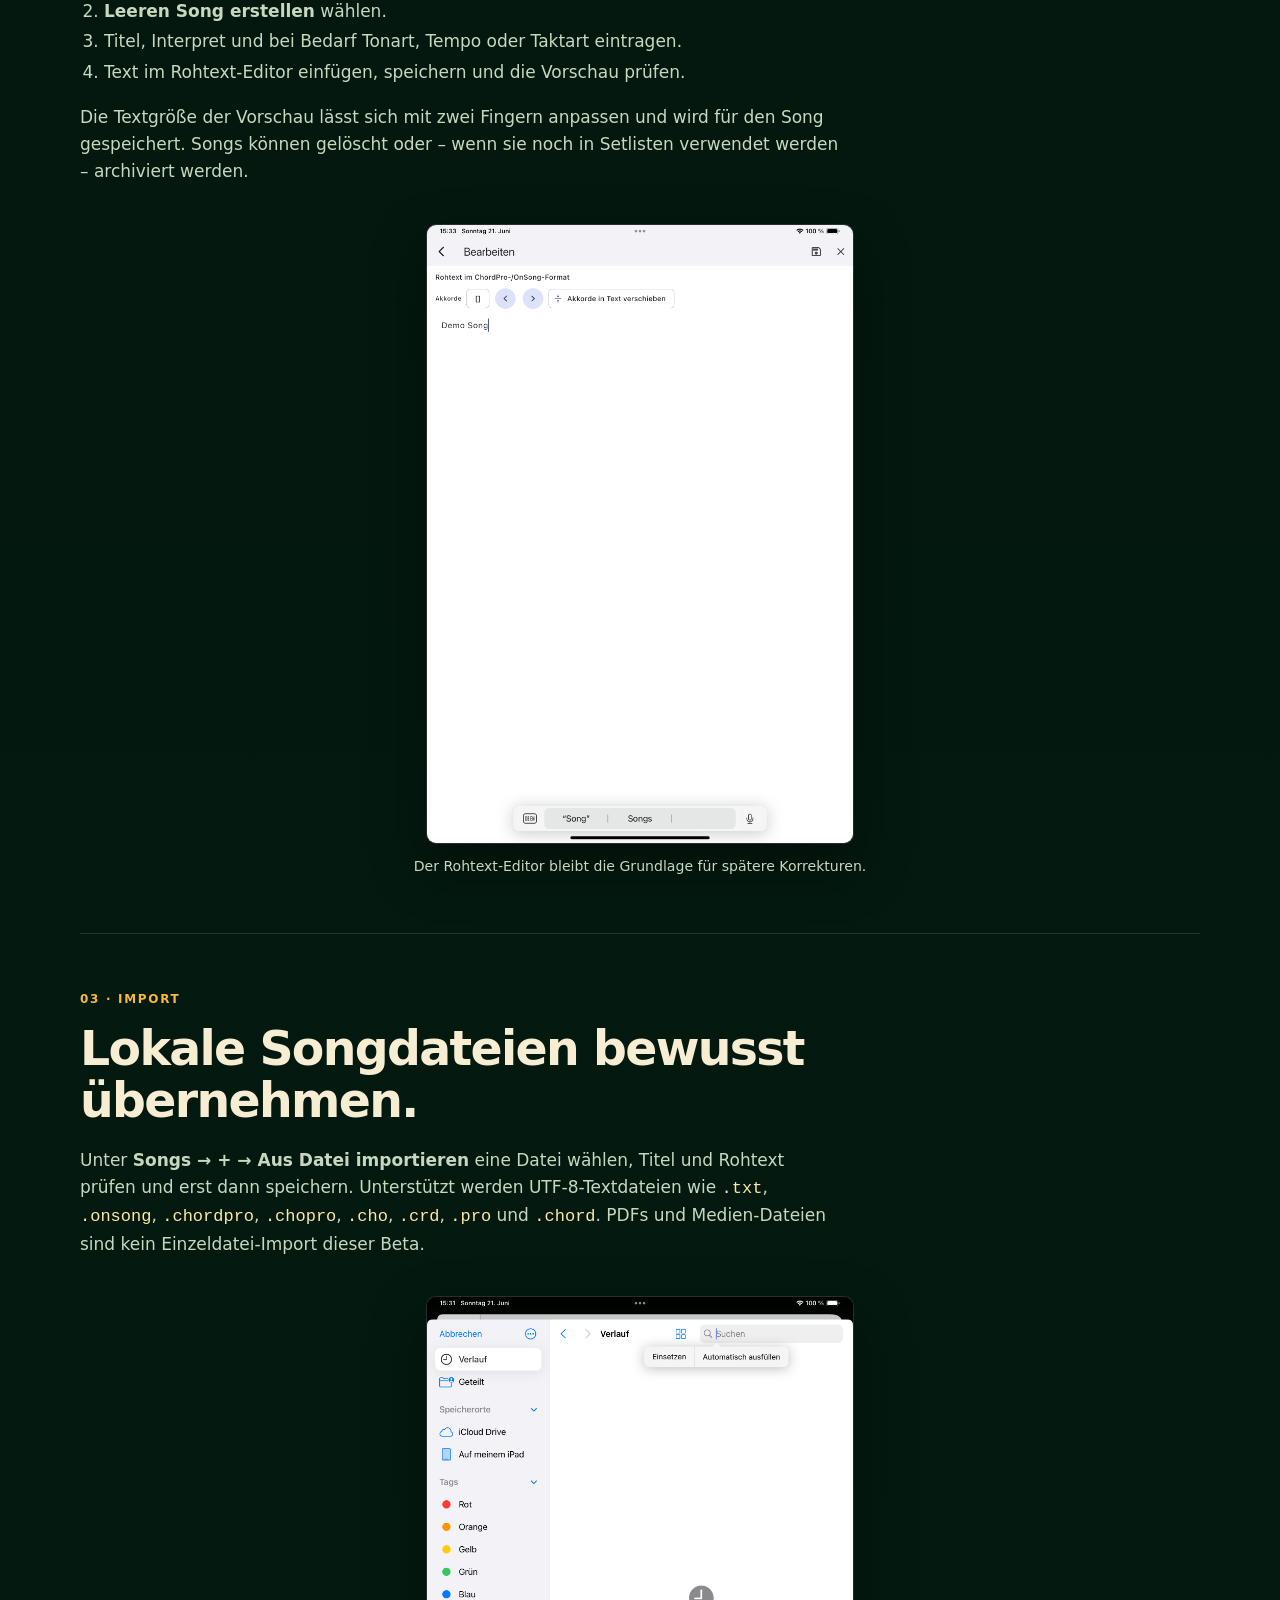
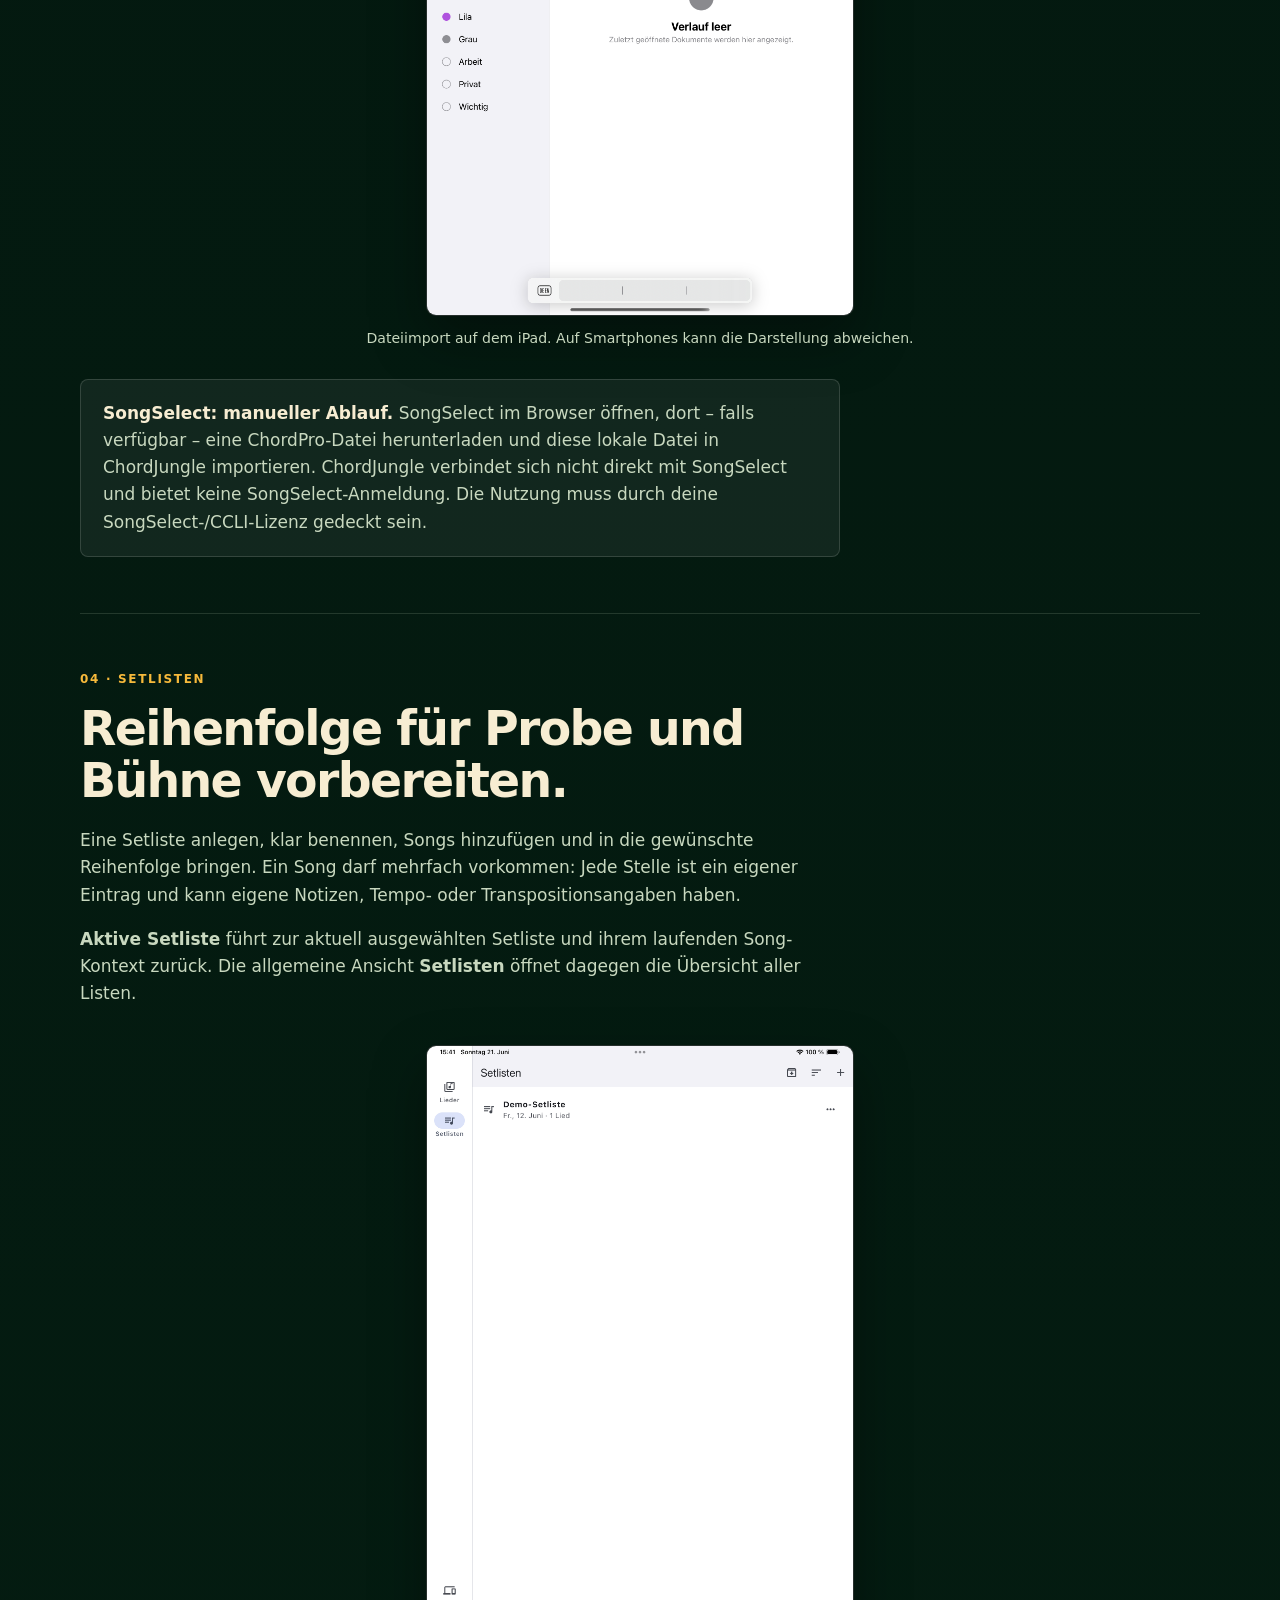
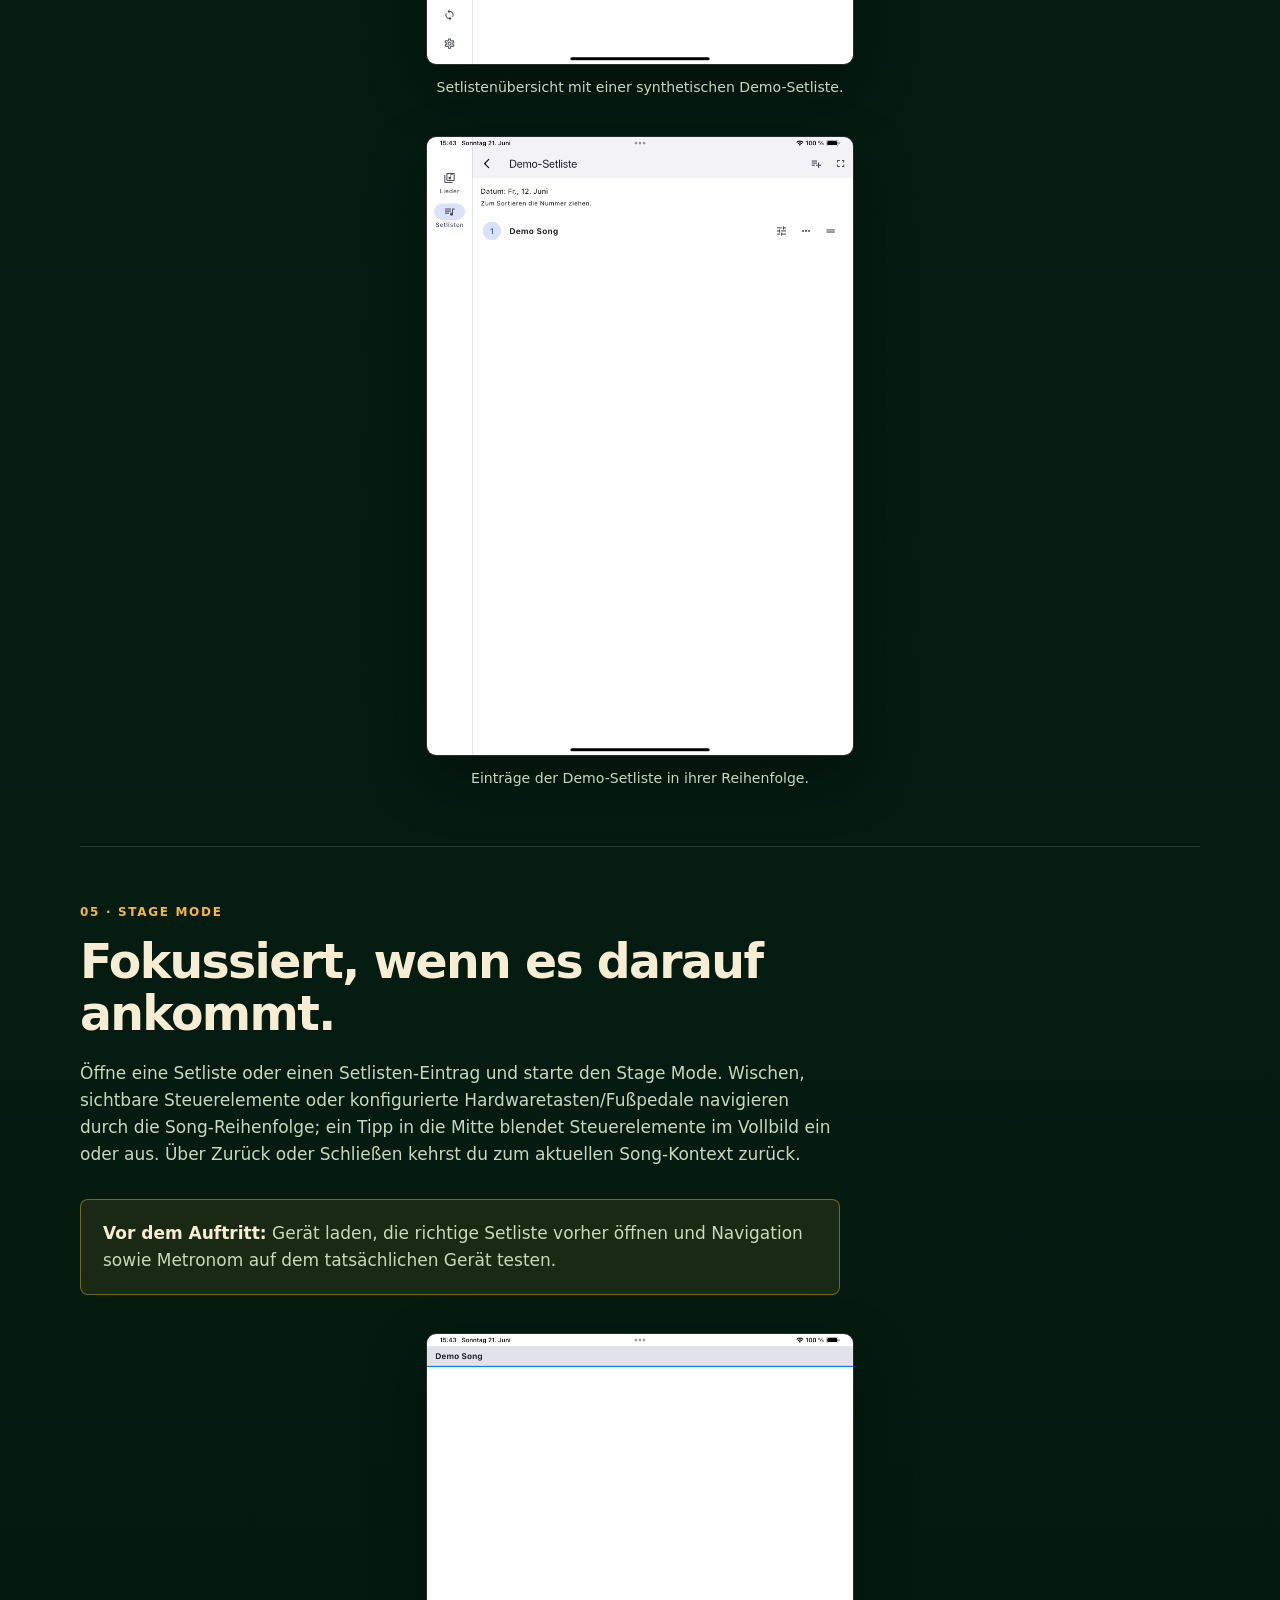
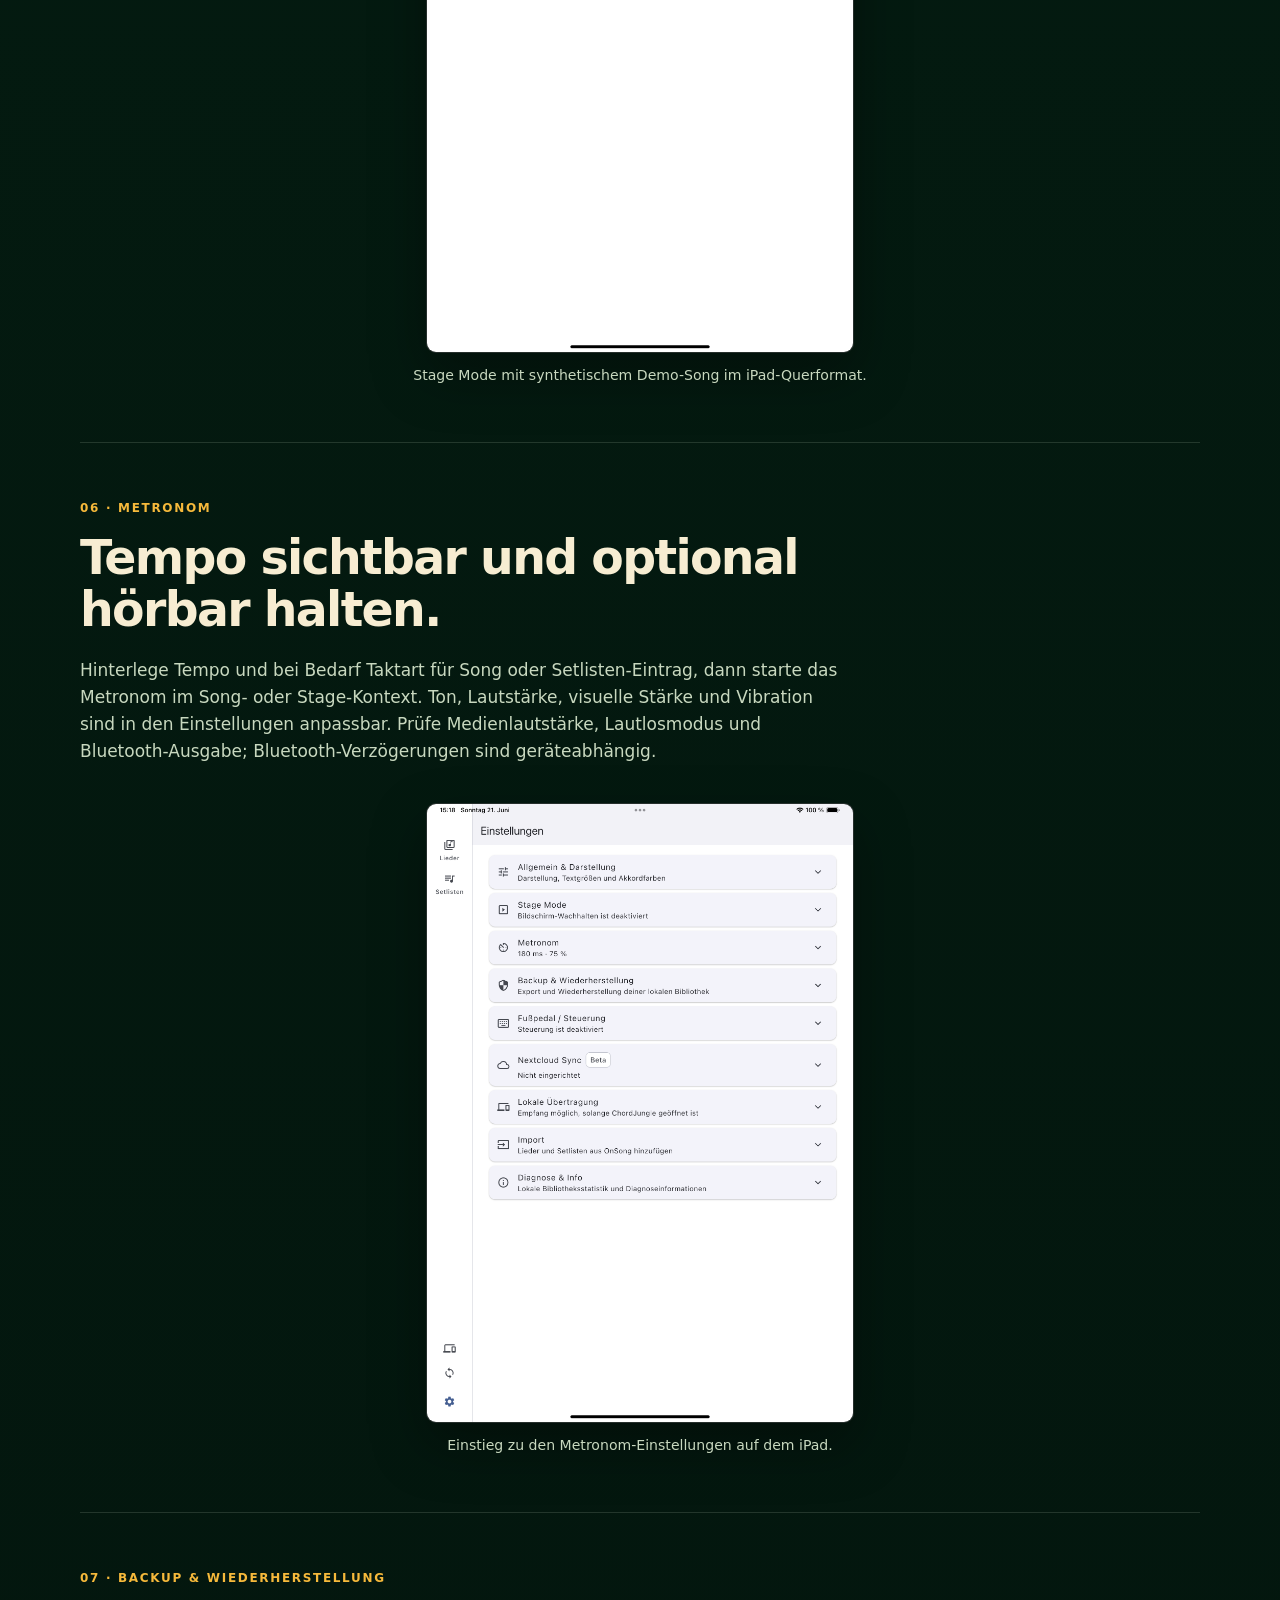
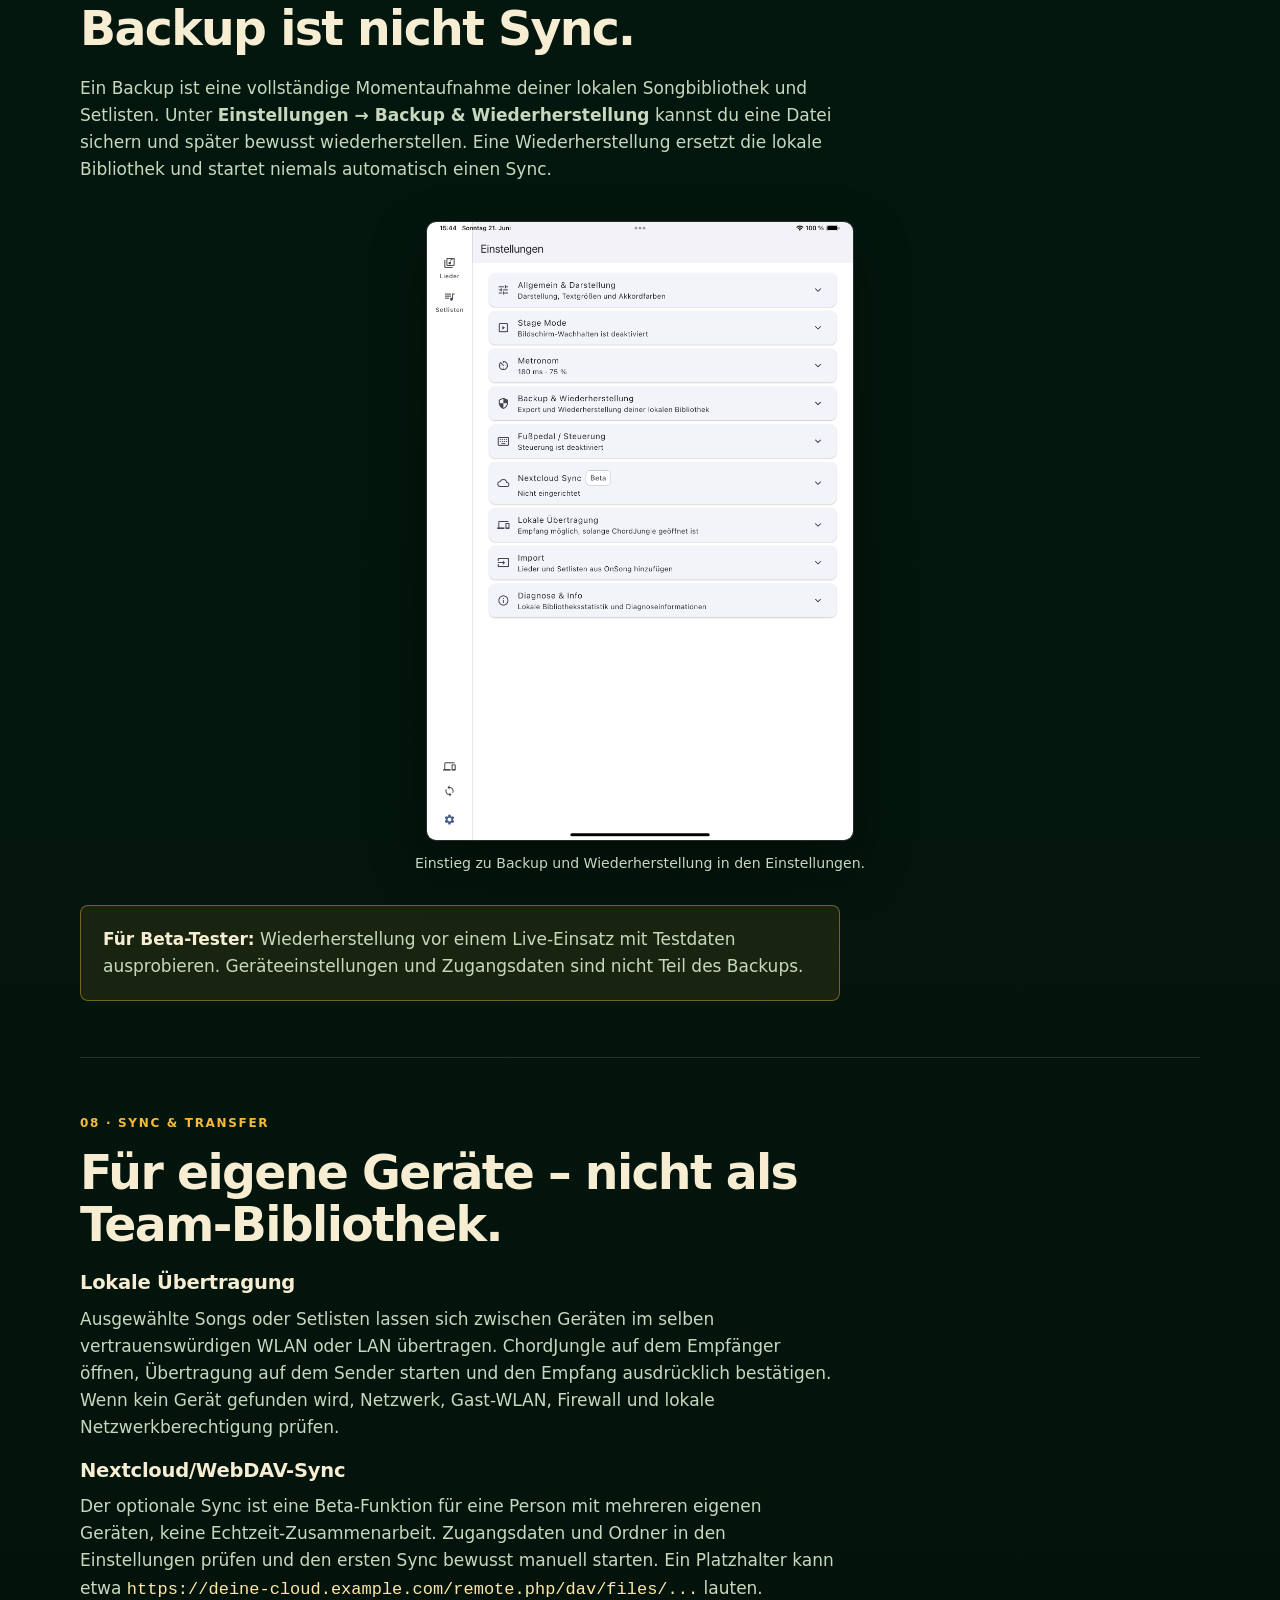
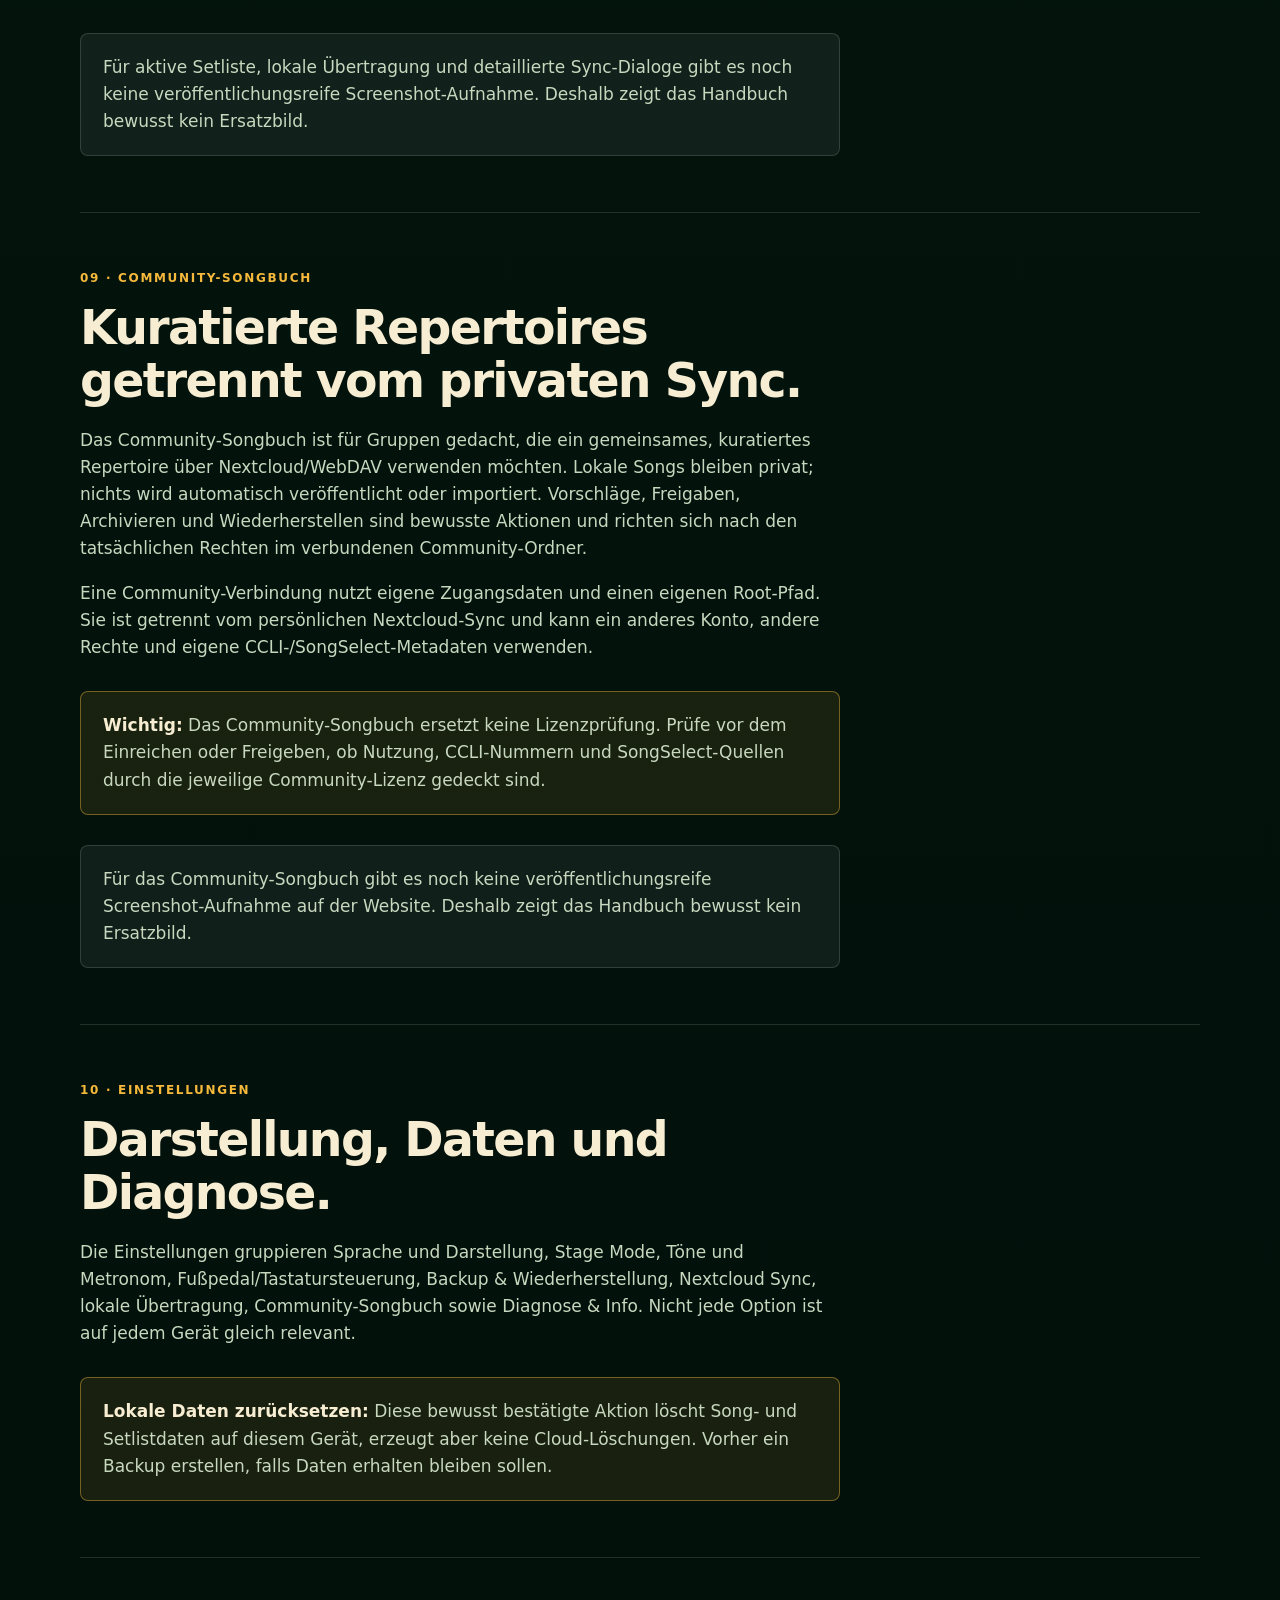
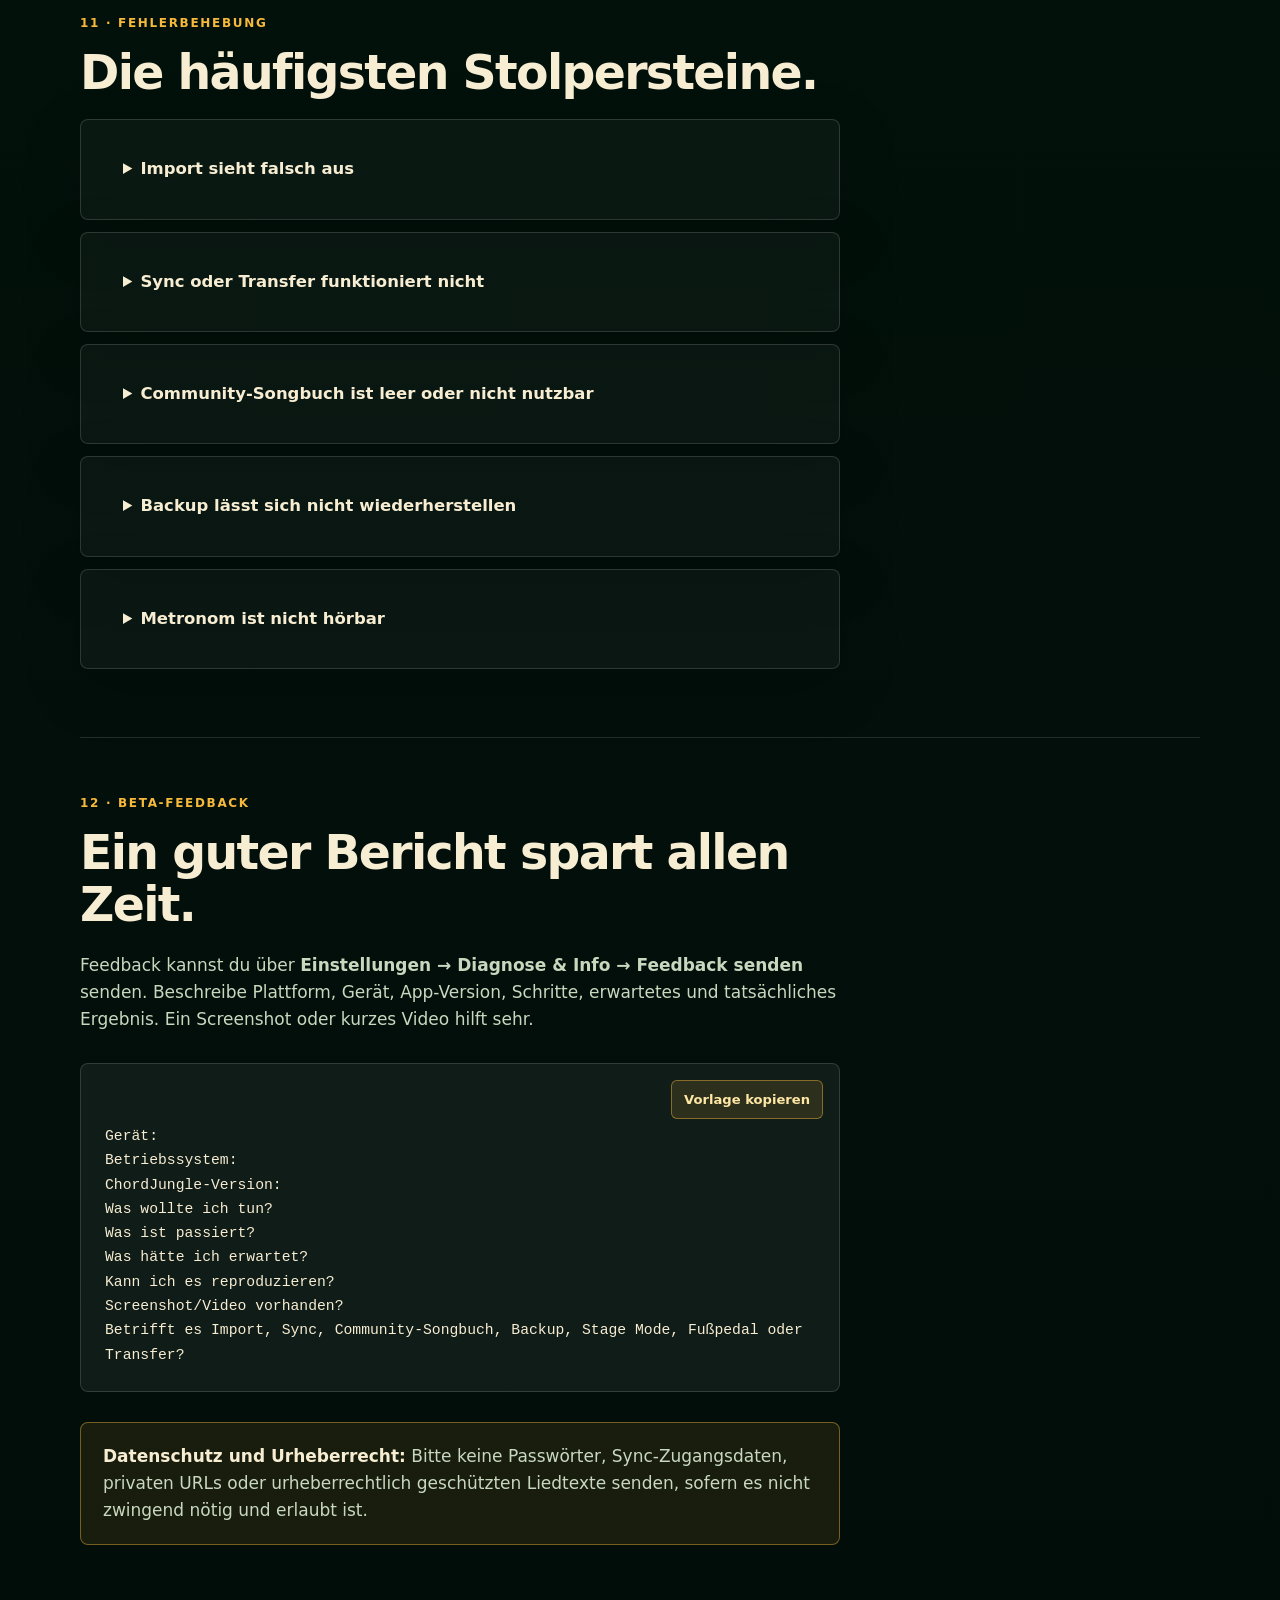
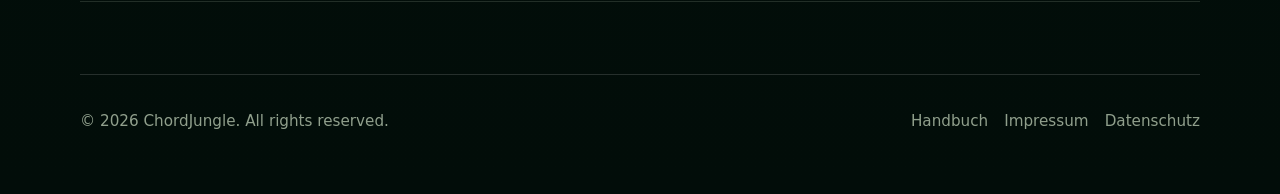
<file: httpdocs/handbuch.html>
<!doctype html>
<html class="manual-root" lang="de">
<head>
  <meta charset="utf-8">
  <meta name="viewport" content="width=device-width, initial-scale=1">
  <title>ChordJungle Handbuch – Hilfe zu Songs, Setlisten, Import, Stage Mode, Community und Backup</title>
  <meta name="description" content="Das deutsche ChordJungle Handbuch erklärt Songs, Import, Setlisten, Stage Mode, Metronom, Backup, Sync, Community-Songbuch, Local Transfer und Beta-Feedback Schritt für Schritt.">
  <meta name="theme-color" content="#032014">
  <meta property="og:title" content="ChordJungle Handbuch">
  <meta property="og:description" content="Hilfe für die ChordJungle Beta: Songs, Setlisten, Bühne, Backup und Sync.">
  <meta property="og:type" content="website">
  <meta property="og:image" content="assets/og-image.png">
  <link rel="icon" href="favicon.ico">
  <link rel="icon" type="image/png" sizes="32x32" href="assets/favicon-32x32.png">
  <link rel="apple-touch-icon" href="assets/apple-touch-icon.png">
  <link rel="stylesheet" href="styles.css?v=manual-container-20260622c">
</head>
<body class="manual-page">
  <header class="site-header">
    <a class="brand" href="index.html" aria-label="ChordJungle Startseite">
      <img src="assets/chordjungle-icon-512.png" alt="" width="42" height="42">
      <span>ChordJungle</span>
    </a>
    <nav class="nav" aria-label="Hauptnavigation">
      <a href="index.html#features">Features</a>
      <a href="#inhalt">Inhalt</a>
      <a href="#schnellstart">Schnellstart</a>
      <a href="#feedback">Feedback</a>
    </nav>
  </header>

  <main class="manual-main">
    <section class="section manual-container manual-hero">
      <p class="eyebrow">Beta-Handbuch · App-Build 0.2.0+7</p>
      <h1>ChordJungle Handbuch</h1>
      <p class="lead">Kurze, praktische Hilfe für Songs, Setlisten und den Weg auf die Bühne – mit ehrlichen Hinweisen zum aktuellen Beta-Stand.</p>
      <div class="cta-row">
        <a class="button primary" href="#schnellstart">Schnellstart</a>
        <a class="button secondary" href="#inhalt">Kapitel ansehen</a>
      </div>
      <p class="manual-hero-note">Die Beispiele zeigen die deutsche iPad-App. Auf Smartphone und Desktop kann die Darstellung etwas abweichen.</p>
    </section>

    <section class="section manual-container manual-section" id="schnellstart">
      <div class="manual-heading"><p class="eyebrow">Schnellstart</p><h2>In fünf kleinen Schritten bereit.</h2></div>
      <ol class="manual-steps">
        <li><strong>Test-Song anlegen</strong><span>Unter Songs einen kurzen Song erstellen oder eine Textdatei importieren.</span></li>
        <li><strong>Rohtext prüfen</strong><span>Danach die Vorschau öffnen und Lesbarkeit kontrollieren.</span></li>
        <li><strong>Setliste bauen</strong><span>Eine kleine Probe- oder Gottesdienst-Setliste vorbereiten.</span></li>
        <li><strong>Stage Mode testen</strong><span>Navigation und Lesbarkeit vor dem Einsatz ausprobieren.</span></li>
        <li><strong>Backup testen</strong><span>Ein Backup erstellen und mit unkritischen Daten wiederherstellen.</span></li>
      </ol>
      <aside class="manual-callout manual-callout--warning"><strong>Beta-Hinweis:</strong> Vor wichtigen Änderungen und jedem Live-Einsatz ein Backup erstellen – und die Wiederherstellung vorher selbst testen.</aside>
    </section>

    <nav class="section manual-container manual-toc" id="inhalt" aria-label="Kapitel im Handbuch">
      <div class="manual-heading"><p class="eyebrow">Inhalt</p><h2>Direkt zum passenden Thema.</h2></div>
      <div class="manual-card-grid">
        <a href="#erste-schritte"><span>01</span>Erste Schritte</a>
        <a href="#songs"><span>02</span>Songs</a>
        <a href="#import"><span>03</span>Import</a>
        <a href="#setlisten"><span>04</span>Setlisten</a>
        <a href="#stage-mode"><span>05</span>Stage Mode</a>
        <a href="#metronom"><span>06</span>Metronom</a>
        <a href="#backup"><span>07</span>Backup &amp; Wiederherstellung</a>
        <a href="#sync-transfer"><span>08</span>Sync &amp; Transfer</a>
        <a href="#community-songbuch"><span>09</span>Community-Songbuch</a>
        <a href="#einstellungen"><span>10</span>Einstellungen</a>
        <a href="#fehlerbehebung"><span>11</span>Fehlerbehebung</a>
        <a href="#feedback"><span>12</span>Feedback</a>
      </div>
    </nav>

    <section class="section manual-container manual-section manual-chapter" id="erste-schritte">
      <div class="manual-heading"><p class="eyebrow">01 · Erste Schritte</p><h2>Deine Bibliothek bleibt auf deinem Gerät.</h2></div>
      <p>In der Navigation findest du Songs, Setlisten, optionale Sync-/Community-Funktionen und Einstellungen. Lesen, Bearbeiten und Stage Mode funktionieren grundsätzlich ohne Internet. Im Rohtext-Editor bearbeitest du Titel, Interpret und Ausgangstext; die Vorschau bereitet Akkorde und Strukturangaben lesbar auf, ohne den Rohtext umzuschreiben.</p>
      <figure class="manual-screenshot"><img src="assets/img/manual/tablet-01-songs-overview.png" alt="Songübersicht mit synthetischen Demo-Songs auf einem iPad" width="1668" height="2420"><figcaption>Songübersicht mit synthetischen Demo-Songs auf dem iPad.</figcaption></figure>
    </section>

    <section class="section manual-container manual-section manual-chapter" id="songs">
      <div class="manual-heading"><p class="eyebrow">02 · Songs</p><h2>Songs anlegen, lesen und aufräumen.</h2></div>
      <ol><li>Songs öffnen und auf <strong>+</strong> tippen.</li><li><strong>Leeren Song erstellen</strong> wählen.</li><li>Titel, Interpret und bei Bedarf Tonart, Tempo oder Taktart eintragen.</li><li>Text im Rohtext-Editor einfügen, speichern und die Vorschau prüfen.</li></ol>
      <p>Die Textgröße der Vorschau lässt sich mit zwei Fingern anpassen und wird für den Song gespeichert. Songs können gelöscht oder – wenn sie noch in Setlisten verwendet werden – archiviert werden.</p>
      <figure class="manual-screenshot"><img src="assets/img/manual/tablet-04-demo-song-editor.png" alt="Rohtext-Editor mit synthetischem Demo-Song" width="1668" height="2420"><figcaption>Der Rohtext-Editor bleibt die Grundlage für spätere Korrekturen.</figcaption></figure>
    </section>

    <section class="section manual-container manual-section manual-chapter" id="import">
      <div class="manual-heading"><p class="eyebrow">03 · Import</p><h2>Lokale Songdateien bewusst übernehmen.</h2></div>
      <p>Unter <strong>Songs → + → Aus Datei importieren</strong> eine Datei wählen, Titel und Rohtext prüfen und erst dann speichern. Unterstützt werden UTF-8-Textdateien wie <code>.txt</code>, <code>.onsong</code>, <code>.chordpro</code>, <code>.chopro</code>, <code>.cho</code>, <code>.crd</code>, <code>.pro</code> und <code>.chord</code>. PDFs und Medien-Dateien sind kein Einzeldatei-Import dieser Beta.</p>
      <figure class="manual-screenshot"><img src="assets/img/manual/tablet-03-import-file-entry.png" alt="Dateiimport in ChordJungle auf einem iPad" width="1668" height="2420"><figcaption>Dateiimport auf dem iPad. Auf Smartphones kann die Darstellung abweichen.</figcaption></figure>
      <aside class="manual-callout"><strong>SongSelect: manueller Ablauf.</strong> SongSelect im Browser öffnen, dort – falls verfügbar – eine ChordPro-Datei herunterladen und diese lokale Datei in ChordJungle importieren. ChordJungle verbindet sich nicht direkt mit SongSelect und bietet keine SongSelect-Anmeldung. Die Nutzung muss durch deine SongSelect-/CCLI-Lizenz gedeckt sein.</aside>
    </section>

    <section class="section manual-container manual-section manual-chapter" id="setlisten">
      <div class="manual-heading"><p class="eyebrow">04 · Setlisten</p><h2>Reihenfolge für Probe und Bühne vorbereiten.</h2></div>
      <p>Eine Setliste anlegen, klar benennen, Songs hinzufügen und in die gewünschte Reihenfolge bringen. Ein Song darf mehrfach vorkommen: Jede Stelle ist ein eigener Eintrag und kann eigene Notizen, Tempo- oder Transpositionsangaben haben.</p>
      <p id="aktive-setliste"><strong>Aktive Setliste</strong> führt zur aktuell ausgewählten Setliste und ihrem laufenden Song-Kontext zurück. Die allgemeine Ansicht <strong>Setlisten</strong> öffnet dagegen die Übersicht aller Listen.</p>
      <figure class="manual-screenshot"><img src="assets/img/manual/tablet-06-setlist-overview.png" alt="Setlistenübersicht mit synthetischer Demo-Setliste" width="1668" height="2420"><figcaption>Setlistenübersicht mit einer synthetischen Demo-Setliste.</figcaption></figure>
      <figure class="manual-screenshot"><img src="assets/img/manual/tablet-07-setlist-items.png" alt="Einträge einer Demo-Setliste in ihrer Reihenfolge" width="1668" height="2420"><figcaption>Einträge der Demo-Setliste in ihrer Reihenfolge.</figcaption></figure>
    </section>

    <section class="section manual-container manual-section manual-chapter" id="stage-mode">
      <div class="manual-heading"><p class="eyebrow">05 · Stage Mode</p><h2>Fokussiert, wenn es darauf ankommt.</h2></div>
      <p>Öffne eine Setliste oder einen Setlisten-Eintrag und starte den Stage Mode. Wischen, sichtbare Steuerelemente oder konfigurierte Hardwaretasten/Fußpedale navigieren durch die Song-Reihenfolge; ein Tipp in die Mitte blendet Steuerelemente im Vollbild ein oder aus. Über Zurück oder Schließen kehrst du zum aktuellen Song-Kontext zurück.</p>
      <aside class="manual-callout manual-callout--warning"><strong>Vor dem Auftritt:</strong> Gerät laden, die richtige Setliste vorher öffnen und Navigation sowie Metronom auf dem tatsächlichen Gerät testen.</aside>
      <figure class="manual-screenshot"><img src="assets/img/manual/tablet-10-stage-mode-landscape.png" alt="Stage Mode mit synthetischem Demo-Song im iPad-Querformat" width="1668" height="2420"><figcaption>Stage Mode mit synthetischem Demo-Song im iPad-Querformat.</figcaption></figure>
    </section>

    <section class="section manual-container manual-section manual-chapter" id="metronom">
      <div class="manual-heading"><p class="eyebrow">06 · Metronom</p><h2>Tempo sichtbar und optional hörbar halten.</h2></div>
      <p>Hinterlege Tempo und bei Bedarf Taktart für Song oder Setlisten-Eintrag, dann starte das Metronom im Song- oder Stage-Kontext. Ton, Lautstärke, visuelle Stärke und Vibration sind in den Einstellungen anpassbar. Prüfe Medienlautstärke, Lautlosmodus und Bluetooth-Ausgabe; Bluetooth-Verzögerungen sind geräteabhängig.</p>
      <figure class="manual-screenshot"><img src="assets/img/manual/tablet-11-metronome-settings.png" alt="Einstieg zu den Metronom-Einstellungen auf dem iPad" width="1668" height="2420"><figcaption>Einstieg zu den Metronom-Einstellungen auf dem iPad.</figcaption></figure>
    </section>

    <section class="section manual-container manual-section manual-chapter" id="backup">
      <div class="manual-heading"><p class="eyebrow">07 · Backup &amp; Wiederherstellung</p><h2>Backup ist nicht Sync.</h2></div>
      <p>Ein Backup ist eine vollständige Momentaufnahme deiner lokalen Songbibliothek und Setlisten. Unter <strong>Einstellungen → Backup &amp; Wiederherstellung</strong> kannst du eine Datei sichern und später bewusst wiederherstellen. Eine Wiederherstellung ersetzt die lokale Bibliothek und startet niemals automatisch einen Sync.</p>
      <figure class="manual-screenshot"><img src="assets/img/manual/tablet-12-backup-restore.png" alt="Einstieg zu Backup und Wiederherstellung in den Einstellungen" width="1668" height="2420"><figcaption>Einstieg zu Backup und Wiederherstellung in den Einstellungen.</figcaption></figure>
      <aside class="manual-callout manual-callout--warning"><strong>Für Beta-Tester:</strong> Wiederherstellung vor einem Live-Einsatz mit Testdaten ausprobieren. Geräteeinstellungen und Zugangsdaten sind nicht Teil des Backups.</aside>
    </section>

    <section class="section manual-container manual-section manual-chapter" id="sync-transfer">
      <div class="manual-heading"><p class="eyebrow">08 · Sync &amp; Transfer</p><h2>Für eigene Geräte – nicht als Team-Bibliothek.</h2></div>
      <h3 id="local-transfer">Lokale Übertragung</h3>
      <p>Ausgewählte Songs oder Setlisten lassen sich zwischen Geräten im selben vertrauenswürdigen WLAN oder LAN übertragen. ChordJungle auf dem Empfänger öffnen, Übertragung auf dem Sender starten und den Empfang ausdrücklich bestätigen. Wenn kein Gerät gefunden wird, Netzwerk, Gast-WLAN, Firewall und lokale Netzwerkberechtigung prüfen.</p>
      <h3 id="sync">Nextcloud/WebDAV-Sync</h3>
      <p>Der optionale Sync ist eine Beta-Funktion für eine Person mit mehreren eigenen Geräten, keine Echtzeit-Zusammenarbeit. Zugangsdaten und Ordner in den Einstellungen prüfen und den ersten Sync bewusst manuell starten. Ein Platzhalter kann etwa <code>https://deine-cloud.example.com/remote.php/dav/files/...</code> lauten.</p>
      <aside class="manual-callout">Für aktive Setliste, lokale Übertragung und detaillierte Sync-Dialoge gibt es noch keine veröffentlichungsreife Screenshot-Aufnahme. Deshalb zeigt das Handbuch bewusst kein Ersatzbild.</aside>
    </section>

    <section class="section manual-container manual-section manual-chapter" id="community-songbuch">
      <div class="manual-heading"><p class="eyebrow">09 · Community-Songbuch</p><h2>Kuratierte Repertoires getrennt vom privaten Sync.</h2></div>
      <p>Das Community-Songbuch ist für Gruppen gedacht, die ein gemeinsames, kuratiertes Repertoire über Nextcloud/WebDAV verwenden möchten. Lokale Songs bleiben privat; nichts wird automatisch veröffentlicht oder importiert. Vorschläge, Freigaben, Archivieren und Wiederherstellen sind bewusste Aktionen und richten sich nach den tatsächlichen Rechten im verbundenen Community-Ordner.</p>
      <p>Eine Community-Verbindung nutzt eigene Zugangsdaten und einen eigenen Root-Pfad. Sie ist getrennt vom persönlichen Nextcloud-Sync und kann ein anderes Konto, andere Rechte und eigene CCLI-/SongSelect-Metadaten verwenden.</p>
      <aside class="manual-callout manual-callout--warning"><strong>Wichtig:</strong> Das Community-Songbuch ersetzt keine Lizenzprüfung. Prüfe vor dem Einreichen oder Freigeben, ob Nutzung, CCLI-Nummern und SongSelect-Quellen durch die jeweilige Community-Lizenz gedeckt sind.</aside>
      <aside class="manual-callout">Für das Community-Songbuch gibt es noch keine veröffentlichungsreife Screenshot-Aufnahme auf der Website. Deshalb zeigt das Handbuch bewusst kein Ersatzbild.</aside>
    </section>

    <section class="section manual-container manual-section manual-chapter" id="einstellungen">
      <div class="manual-heading"><p class="eyebrow">10 · Einstellungen</p><h2>Darstellung, Daten und Diagnose.</h2></div>
      <p>Die Einstellungen gruppieren Sprache und Darstellung, Stage Mode, Töne und Metronom, Fußpedal/Tastatursteuerung, Backup &amp; Wiederherstellung, Nextcloud Sync, lokale Übertragung, Community-Songbuch sowie Diagnose &amp; Info. Nicht jede Option ist auf jedem Gerät gleich relevant.</p>
      <aside class="manual-callout manual-callout--warning"><strong>Lokale Daten zurücksetzen:</strong> Diese bewusst bestätigte Aktion löscht Song- und Setlistdaten auf diesem Gerät, erzeugt aber keine Cloud-Löschungen. Vorher ein Backup erstellen, falls Daten erhalten bleiben sollen.</aside>
    </section>

    <section class="section manual-container manual-section manual-chapter" id="fehlerbehebung">
      <div class="manual-heading"><p class="eyebrow">11 · Fehlerbehebung</p><h2>Die häufigsten Stolpersteine.</h2></div>
      <div class="manual-faq">
        <details><summary>Import sieht falsch aus</summary><p>Rohtext-Editor prüfen: Die Datei sollte UTF-8-Text mit unterstützter Endung sein. Nicht unterstützte Direktiven können in der Vorschau ausgeblendet werden, der Rohtext bleibt erhalten.</p></details>
        <details><summary>Sync oder Transfer funktioniert nicht</summary><p>Adresse, Zugangsdaten und Ordnerpfad prüfen. Für lokale Übertragung müssen beide Geräte im selben vertrauenswürdigen Netzwerk sein; Gast-WLAN, Hotspots und Firewalls können die Suche blockieren.</p></details>
        <details><summary>Community-Songbuch ist leer oder nicht nutzbar</summary><p>Prüfe Nextcloud/WebDAV-Adresse, Root-Pfad, Zugangsdaten und Ordnerrechte. Für Vorschläge, Freigaben oder Archiv-Aktionen braucht das Konto passende Schreibrechte auf incoming/, published/ oder archive/.</p></details>
        <details><summary>Backup lässt sich nicht wiederherstellen</summary><p>Eine vollständige ChordJungle-Backup-Datei verwenden und bei Bedarf eine andere bekannte Sicherung testen. Die App-Version in einen Fehlerbericht aufnehmen.</p></details>
        <details><summary>Metronom ist nicht hörbar</summary><p>Akustischen Tick, Medienlautstärke, Lautlosmodus und Bluetooth-Ausgabe prüfen. Das visuelle Metronom kann dennoch funktionieren.</p></details>
      </div>
    </section>

    <section class="section manual-container manual-section manual-chapter" id="feedback">
      <div class="manual-heading"><p class="eyebrow">12 · Beta-Feedback</p><h2>Ein guter Bericht spart allen Zeit.</h2></div>
      <p>Feedback kannst du über <strong>Einstellungen → Diagnose &amp; Info → Feedback senden</strong> senden. Beschreibe Plattform, Gerät, App-Version, Schritte, erwartetes und tatsächliches Ergebnis. Ein Screenshot oder kurzes Video hilft sehr.</p>
      <div class="manual-feedback-template"><button class="copy-template" type="button" data-copy-template="feedback-vorlage">Vorlage kopieren</button><pre id="feedback-vorlage">Gerät:
Betriebssystem:
ChordJungle-Version:
Was wollte ich tun?
Was ist passiert?
Was hätte ich erwartet?
Kann ich es reproduzieren?
Screenshot/Video vorhanden?
Betrifft es Import, Sync, Community-Songbuch, Backup, Stage Mode, Fußpedal oder Transfer?</pre></div>
      <aside class="manual-callout manual-callout--warning"><strong>Datenschutz und Urheberrecht:</strong> Bitte keine Passwörter, Sync-Zugangsdaten, privaten URLs oder urheberrechtlich geschützten Liedtexte senden, sofern es nicht zwingend nötig und erlaubt ist.</aside>
    </section>
  </main>

  <footer class="site-footer"><p>© <span id="year"></span> ChordJungle. All rights reserved.</p><nav class="footer-links" aria-label="Footer-Navigation"><a href="handbuch.html">Handbuch</a><a href="impressum.html">Impressum</a><a href="datenschutz.html">Datenschutz</a></nav></footer>
  <script src="script.js"></script>
</body>
</html>
</file>
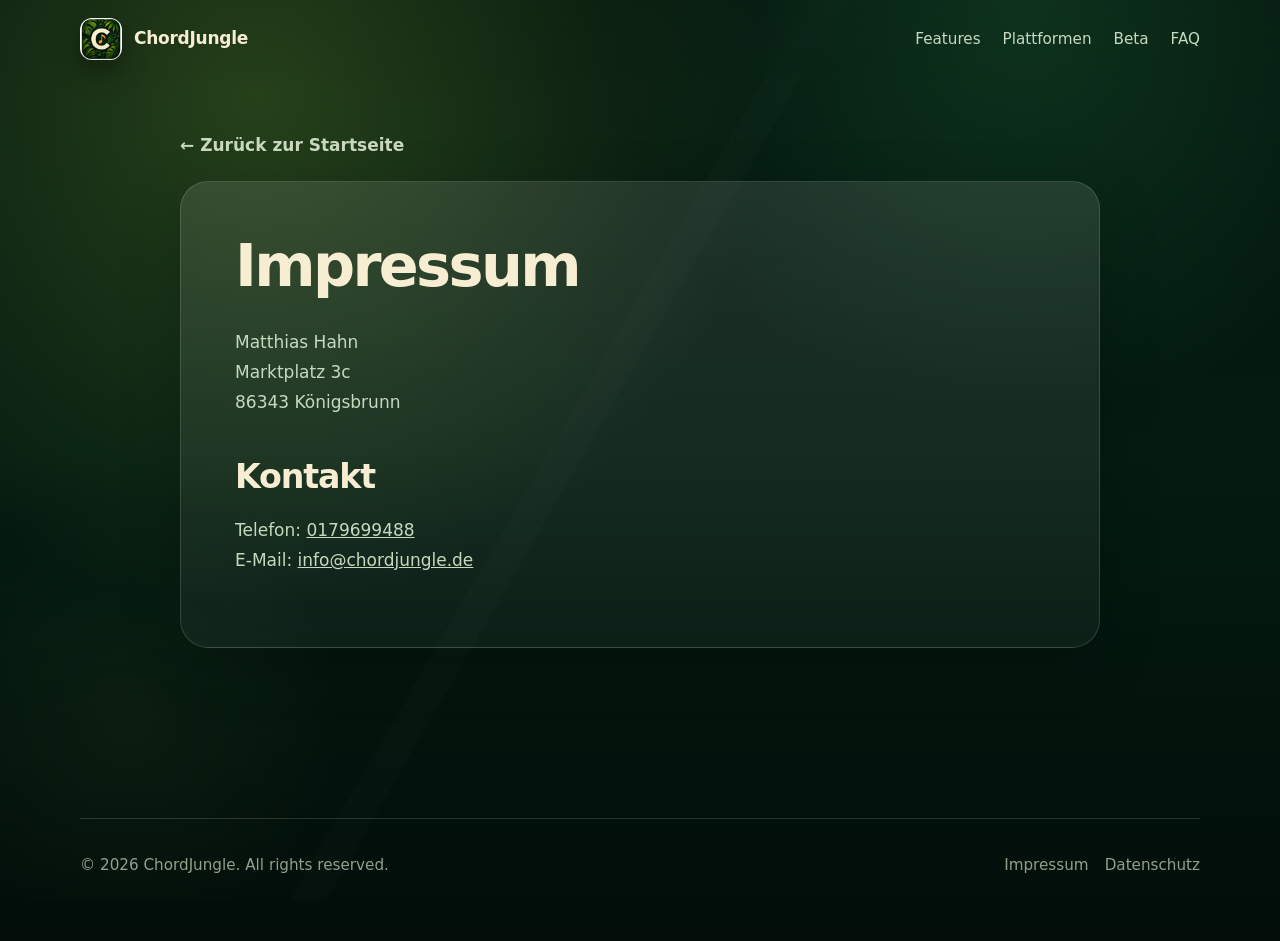
<file: httpdocs/impressum.html>
<!doctype html>
<html lang="de">
<head>
  <meta charset="utf-8">
  <meta name="viewport" content="width=device-width, initial-scale=1">
  <meta name="theme-color" content="#032014">
  <link rel="icon" href="favicon.ico">
  <link rel="icon" type="image/png" sizes="32x32" href="assets/favicon-32x32.png">
  <link rel="icon" type="image/png" sizes="16x16" href="assets/favicon-16x16.png">
  <link rel="apple-touch-icon" href="assets/apple-touch-icon.png">
  <link rel="manifest" href="manifest.webmanifest">
  <link rel="stylesheet" href="styles.css">
  <title>Impressum – ChordJungle</title>
  <meta name="description" content="Impressum der ChordJungle Website.">
</head>
<body>
  <header class="site-header">
    <a class="brand" href="index.html#top" aria-label="ChordJungle Startseite">
      <img src="assets/chordjungle-icon-512.png" alt="" width="42" height="42">
      <span>ChordJungle</span>
    </a>
    <nav class="nav" aria-label="Hauptnavigation">
      <a href="index.html#features">Features</a>
      <a href="index.html#platforms">Plattformen</a>
      <a href="index.html#beta">Beta</a>
      <a href="index.html#faq">FAQ</a>
    </nav>
  </header>

  <main class="legal-page">
    <section class="section legal-section">
      <a class="back-link" href="index.html">← Zurück zur Startseite</a>
      <div class="legal-card">
<h1>Impressum</h1>

<p>Matthias Hahn<br>
Marktplatz 3c<br>
86343 Königsbrunn</p>

<h2>Kontakt</h2>
<p class="contact-lines">
  Telefon: <span class="protected-contact" data-phone-rev="8849969710">wird geladen…</span><br>
  E-Mail: <span class="protected-contact" data-email-user-rev="ofni" data-email-domain-rev="ed.elgnujdrohc">wird geladen…</span>
</p>
<noscript>
  <p class="contact-fallback">E-Mail: info [at] chordjungle [punkt] de<br>Telefon: wird bei aktiviertem JavaScript angezeigt</p>
</noscript>
      </div>
    </section>
  </main>

  <footer class="site-footer">
    <p>© <span id="year"></span> ChordJungle. All rights reserved.</p>
    <nav class="footer-links" aria-label="Rechtliche Links">
      <a href="impressum.html">Impressum</a>
      <a href="datenschutz.html">Datenschutz</a>
    </nav>
  </footer>

  <script src="script.js"></script>
</body>
</html>
</file>
<file: httpdocs/styles.css>
:root {
  --bg: #03140d;
  --bg-soft: #062316;
  --panel: rgba(255, 255, 255, 0.075);
  --panel-border: rgba(255, 255, 255, 0.14);
  --text: #f7edd2;
  --muted: #c8d8bf;
  --green: #8fbf3f;
  --green-2: #2f8f4e;
  --gold: #f6b93b;
  --shadow: 0 24px 80px rgba(0, 0, 0, 0.45);
  --max: 1120px;
  color-scheme: dark;
}

* { box-sizing: border-box; }

html { scroll-behavior: smooth; }

.manual-root { scroll-behavior: auto; }

body {
  margin: 0;
  font-family: Inter, ui-sans-serif, system-ui, -apple-system, BlinkMacSystemFont, "Segoe UI", sans-serif;
  background:
    radial-gradient(circle at 20% 10%, rgba(143, 191, 63, 0.25), transparent 32rem),
    radial-gradient(circle at 80% 0%, rgba(47, 143, 78, 0.25), transparent 26rem),
    linear-gradient(180deg, #03140d 0%, #041c11 48%, #020d09 100%);
  color: var(--text);
  min-height: 100vh;
  overflow-x: hidden;
  font-size: 17px;
  line-height: 1.6;
}

body::before {
  content: "";
  position: fixed;
  inset: 0;
  pointer-events: none;
  opacity: 0.16;
  background-image:
    linear-gradient(120deg, transparent 0 45%, rgba(255,255,255,0.05) 45% 47%, transparent 47% 100%),
    radial-gradient(circle at 10% 80%, rgba(143, 191, 63, 0.35), transparent 13rem);
  mix-blend-mode: screen;
}

a { color: inherit; }

.site-header {
  position: sticky;
  top: 0;
  z-index: 20;
  display: flex;
  align-items: center;
  justify-content: space-between;
  width: min(100% - 32px, var(--max));
  margin: 0 auto;
  padding: 18px 0;
  backdrop-filter: blur(16px);
}

.brand {
  display: inline-flex;
  align-items: center;
  gap: 12px;
  font-weight: 800;
  letter-spacing: -0.015em;
  text-decoration: none;
}

.brand img {
  border-radius: 12px;
  box-shadow: 0 10px 26px rgba(0, 0, 0, 0.35);
}

.nav {
  display: flex;
  gap: 22px;
  color: var(--muted);
  font-size: 0.95rem;
}

.nav a { text-decoration: none; }
.nav a:hover { color: var(--text); }

.section {
  width: min(100% - 32px, var(--max));
  margin: 0 auto;
  padding: 78px 0;
}

.hero {
  min-height: calc(100vh - 82px);
  display: grid;
  grid-template-columns: minmax(0, 1.05fr) minmax(280px, 0.95fr);
  align-items: center;
  gap: 56px;
  padding-top: 48px;
}

.eyebrow {
  margin: 0 0 14px;
  color: var(--gold);
  text-transform: uppercase;
  font-size: 0.75rem;
  font-weight: 800;
  letter-spacing: 0.14em;
}

h1, h2, h3, p { margin-top: 0; }

h1 {
  font-size: clamp(2.55rem, 5.6vw, 5.35rem);
  line-height: 1.02;
  letter-spacing: -0.045em;
  margin-bottom: 26px;
  max-width: 760px;
}

h2 {
  font-size: clamp(1.8rem, 3.7vw, 3.25rem);
  line-height: 1.1;
  letter-spacing: -0.035em;
  margin-bottom: 20px;
}

h3 {
  font-size: 1.22rem;
  line-height: 1.25;
  letter-spacing: -0.012em;
  margin-bottom: 10px;
}

.lead {
  color: var(--muted);
  font-size: clamp(1.05rem, 1.55vw, 1.24rem);
  line-height: 1.7;
  max-width: 680px;
}

.cta-row {
  display: flex;
  flex-wrap: wrap;
  gap: 14px;
  margin: 32px 0 16px;
}

.button {
  display: inline-flex;
  align-items: center;
  justify-content: center;
  min-height: 50px;
  border-radius: 999px;
  padding: 0 22px;
  text-decoration: none;
  font-weight: 800;
  transition: transform 180ms ease, border-color 180ms ease, background 180ms ease;
}

.button:hover { transform: translateY(-2px); }

.primary {
  background: linear-gradient(135deg, var(--gold), #ffe08c);
  color: #102012;
  box-shadow: 0 18px 36px rgba(246, 185, 59, 0.18);
}

.secondary {
  border: 1px solid var(--panel-border);
  color: var(--text);
  background: rgba(255, 255, 255, 0.06);
}

.hint {
  color: rgba(200, 216, 191, 0.82);
  font-size: 0.95rem;
}

.hero-visual {
  position: relative;
  display: grid;
  place-items: center;
  min-height: 440px;
}

.glow {
  position: absolute;
  width: 72%;
  aspect-ratio: 1;
  border-radius: 999px;
  background: radial-gradient(circle, rgba(143, 191, 63, 0.38), transparent 68%);
  filter: blur(18px);
}

.app-icon {
  position: relative;
  width: min(82%, 430px);
  border-radius: 28%;
  box-shadow: var(--shadow);
  transform: rotate(2deg);
  animation: float 6s ease-in-out infinite;
}

@keyframes float {
  0%, 100% { transform: translateY(0) rotate(2deg); }
  50% { transform: translateY(-14px) rotate(-1deg); }
}

.intro {
  display: grid;
  grid-template-columns: 0.85fr 1.15fr;
  gap: 48px;
  align-items: start;
}

.intro p,
.split p,
.platform-section p {
  color: var(--muted);
  line-height: 1.78;
  font-size: 1.06rem;
}

.cards {
  display: grid;
  grid-template-columns: repeat(4, 1fr);
  gap: 18px;
  padding-top: 32px;
}

.card,
.beta-box,
details,
.final-cta,
.platform-section {
  border: 1px solid var(--panel-border);
  background:
    linear-gradient(180deg, rgba(255, 255, 255, 0.105), rgba(255, 255, 255, 0.045));
  border-radius: 28px;
  box-shadow: 0 18px 60px rgba(0, 0, 0, 0.18);
}

.card {
  padding: 24px;
  min-height: 245px;
}

.card-icon {
  display: inline-grid;
  place-items: center;
  width: 46px;
  height: 46px;
  margin-bottom: 22px;
  border-radius: 16px;
  background: rgba(246, 185, 59, 0.15);
  color: var(--gold);
  font-size: 1.35rem;
}

.card p {
  color: var(--muted);
  line-height: 1.65;
  margin-bottom: 0;
}

.platform-section {
  padding: 46px;
}

.compact-heading {
  max-width: 820px;
}

.platform-grid {
  display: flex;
  flex-wrap: wrap;
  gap: 14px;
  margin-top: 30px;
}

.platform-pill {
  border: 1px solid rgba(246, 185, 59, 0.28);
  background: rgba(246, 185, 59, 0.10);
  color: #ffe7a5;
  border-radius: 999px;
  padding: 12px 18px;
  font-weight: 800;
}

.split {
  display: grid;
  grid-template-columns: 1fr 0.95fr;
  gap: 30px;
  align-items: center;
}

.beta-box { padding: 34px; }

.beta-box ul {
  margin: 18px 0 0;
  padding-left: 20px;
  color: var(--muted);
  line-height: 1.85;
}

.quote {
  text-align: center;
  padding-top: 46px;
  padding-bottom: 46px;
}

blockquote {
  margin: 0 auto;
  max-width: 860px;
  font-size: clamp(1.75rem, 4.2vw, 3.8rem);
  line-height: 1.12;
  letter-spacing: -0.035em;
  font-weight: 850;
}

.faq { max-width: 900px; }
.section-heading { max-width: 760px; }

details {
  padding: 22px 26px;
  margin: 14px 0;
}

summary {
  cursor: pointer;
  font-weight: 800;
  font-size: 1.03rem;
}

details p {
  color: var(--muted);
  line-height: 1.65;
  margin: 16px 0 0;
}

.final-cta {
  text-align: center;
  padding: 54px 28px;
  margin-bottom: 72px;
}

.final-cta h2 {
  max-width: 760px;
  margin-left: auto;
  margin-right: auto;
}

.site-footer {
  width: min(100% - 32px, var(--max));
  margin: 0 auto;
  padding: 34px 0 48px;
  display: flex;
  justify-content: space-between;
  gap: 18px;
  color: rgba(200, 216, 191, 0.72);
  border-top: 1px solid var(--panel-border);
  font-size: 0.95rem;
}

@media (max-width: 980px) {
  .cards { grid-template-columns: repeat(2, 1fr); }
}

@media (max-width: 900px) {
  .nav { display: none; }

  .hero,
  .intro,
  .split { grid-template-columns: 1fr; }

  .hero {
    min-height: auto;
    padding-top: 42px;
  }

  .hero-visual {
    min-height: 340px;
    order: -1;
  }

  .app-icon { width: min(74%, 340px); }
  .section { padding: 62px 0; }
}

@media (max-width: 560px) {
  body { font-size: 16px; }
  .site-header {
    width: min(100% - 22px, var(--max));
    padding: 12px 0;
  }

  .brand img {
    width: 38px;
    height: 38px;
  }

  .section {
    width: min(100% - 22px, var(--max));
    padding: 44px 0;
  }

  .hero {
    padding-top: 10px;
    padding-bottom: 12px;
    gap: 18px;
  }

  .hero-visual {
    min-height: 176px;
  }

  .app-icon {
    width: min(48%, 180px);
  }

  .eyebrow {
    margin-bottom: 9px;
    font-size: 0.68rem;
  }

  h1 {
    font-size: 2.16rem;
    line-height: 1.04;
    margin-bottom: 16px;
  }

  .lead {
    font-size: 1rem;
    line-height: 1.5;
  }

  .cta-row {
    gap: 10px;
    margin: 20px 0 12px;
  }

  .button {
    min-height: 46px;
  }

  .cards { grid-template-columns: 1fr; }
  .card { min-height: unset; }
  .platform-section { padding: 28px 20px; }
  .cta-row { flex-direction: column; }
  .button { width: 100%; }
  .hero .cta-row { flex-direction: row; }
  .hero .button {
    flex: 1 1 0;
    width: auto;
    min-height: 44px;
    padding: 0 12px;
  }
  .site-footer { flex-direction: column; }
}


.footer-links {
  display: flex;
  flex-wrap: wrap;
  gap: 16px;
}

.footer-links a {
  color: inherit;
  text-decoration: none;
}

.footer-links a:hover {
  color: var(--text);
}

.legal-page {
  min-height: calc(100vh - 160px);
}

.legal-section {
  max-width: 920px;
  padding-top: 54px;
}

.back-link {
  display: inline-flex;
  margin-bottom: 22px;
  color: var(--muted);
  text-decoration: none;
  font-weight: 800;
}

.back-link:hover {
  color: var(--text);
}

.legal-card {
  border: 1px solid var(--panel-border);
  background: linear-gradient(180deg, rgba(255, 255, 255, 0.105), rgba(255, 255, 255, 0.045));
  border-radius: 28px;
  padding: clamp(28px, 5vw, 54px);
  box-shadow: 0 18px 60px rgba(0, 0, 0, 0.18);
}

.legal-card h1 {
  font-size: clamp(2.1rem, 4.6vw, 4rem);
  margin-bottom: 32px;
}

.legal-card h2 {
  margin-top: 42px;
  font-size: clamp(1.45rem, 2.6vw, 2.2rem);
}

.legal-card h3 {
  margin-top: 30px;
  color: var(--text);
}

.legal-card h4 {
  margin: 24px 0 10px;
  font-size: 1rem;
  color: #ffe7a5;
}

.legal-card p,
.legal-card li {
  color: var(--muted);
  line-height: 1.75;
}

.legal-card ul {
  padding-left: 22px;
}

.manual-page .manual-main { width: min(100%, 1180px); margin: 0 auto; padding: 0 0 72px; }
.manual-container { width: min(1120px, calc(100% - 48px)); margin-inline: auto; }
.manual-page .manual-hero { max-width: none; padding-top: 80px; padding-bottom: 68px; }
.manual-page .manual-hero .lead { max-width: 700px; }
.manual-hero-note { max-width: 640px; color: var(--muted); font-size: 0.94rem; }
.manual-section, .manual-toc { max-width: none; scroll-margin-top: 104px; }
.manual-section { padding-top: 56px; padding-bottom: 56px; }
.manual-heading { max-width: 760px; }
.manual-heading h2 { max-width: 760px; }
.manual-section > p, .manual-section li { color: var(--muted); }
.manual-section > p { max-width: 760px; }
.manual-section ol, .manual-section ul { max-width: 760px; padding-left: 24px; line-height: 1.78; }
.manual-section code { color: #ffe7a5; overflow-wrap: anywhere; }
.manual-chapter { border-top: 1px solid rgba(200, 216, 191, 0.16); }
.manual-chapter:last-child { border-bottom: 1px solid rgba(200, 216, 191, 0.16); }
.manual-section .manual-steps { display: grid; grid-template-columns: repeat(auto-fit, minmax(170px, 1fr)); gap: 10px; max-width: none; margin: 28px 0; padding: 0; list-style: none; counter-reset: manual-step; }
.manual-steps li { display: grid; gap: 6px; min-height: 148px; padding: 18px; border: 1px solid var(--panel-border); border-radius: 8px; background: rgba(255,255,255,0.045); }
.manual-steps strong { color: var(--text); }
.manual-steps strong::before { display: block; margin-bottom: 10px; color: var(--gold); content: counter(manual-step, decimal-leading-zero); counter-increment: manual-step; font-size: 0.75rem; letter-spacing: 0.1em; }
.manual-steps span { font-size: 0.93rem; line-height: 1.48; }
.manual-toc { padding-top: 54px; padding-bottom: 58px; }
.manual-card-grid { display: grid; grid-template-columns: repeat(4, minmax(0, 1fr)); gap: 10px; margin-top: 28px; }
.manual-card-grid a { display: grid; gap: 6px; min-height: 96px; padding: 16px; border: 1px solid var(--panel-border); border-radius: 8px; background: rgba(255,255,255,0.045); color: var(--text); text-decoration: none; font-weight: 800; line-height: 1.3; transition: background 180ms ease, border-color 180ms ease, transform 180ms ease; }
.manual-card-grid a:hover { transform: translateY(-2px); border-color: rgba(246,185,59,0.58); background: rgba(246,185,59,0.08); }
.manual-card-grid span { color: var(--gold); font-size: 0.72rem; letter-spacing: 0.1em; }
.manual-callout { max-width: 760px; margin-top: 30px; padding: 20px 22px; border: 1px solid var(--panel-border); border-radius: 8px; background: rgba(255,255,255,0.06); color: var(--muted); }
.manual-callout strong { color: var(--text); }
.manual-callout--warning { border-color: rgba(246,185,59,0.42); background: rgba(246,185,59,0.09); }
.manual-screenshot { width: min(100%, 840px); margin: 38px auto 0; }
.manual-screenshot img { display: block; width: auto; max-width: 100%; max-height: min(70vh, 620px); height: auto; margin: 0 auto; object-fit: contain; border: 1px solid var(--panel-border); border-radius: 10px; background: #020d09; box-shadow: 0 22px 54px rgba(0,0,0,0.34); }
.manual-screenshot figcaption { max-width: 620px; margin: 12px auto 0; color: var(--muted); font-size: 0.88rem; line-height: 1.5; text-align: center; }
.manual-faq { max-width: 760px; }
.manual-faq details { margin: 12px 0; border: 1px solid var(--panel-border); border-radius: 8px; background: rgba(255,255,255,0.035); }
.manual-faq summary { padding: 14px 16px; color: var(--text); font-weight: 800; cursor: pointer; }
.manual-faq details p { max-width: none; padding: 0 16px 16px; }
.manual-feedback-template { position: relative; max-width: 760px; margin: 30px 0; padding: 60px 24px 24px; border: 1px solid var(--panel-border); border-radius: 8px; background: rgba(255,255,255,0.06); }
.manual-feedback-template pre { margin: 0; white-space: pre-wrap; color: var(--text); font: 0.92rem/1.65 ui-monospace, SFMono-Regular, Menlo, Consolas, monospace; }
.copy-template { position: absolute; top: 16px; right: 16px; border: 1px solid rgba(246, 185, 59, 0.45); border-radius: 6px; padding: 8px 12px; background: rgba(246,185,59,0.12); color: #ffe7a5; font: inherit; font-size: 0.82rem; font-weight: 800; cursor: pointer; }
.copy-template:hover { background: rgba(246,185,59,0.2); }

@media (max-width: 900px) {
  .manual-section .manual-steps { grid-template-columns: repeat(3, minmax(0, 1fr)); }
  .manual-card-grid { grid-template-columns: repeat(3, minmax(0, 1fr)); }
}

@media (max-width: 560px) {
  .manual-page .manual-main { padding-bottom: 48px; }
  .manual-container { width: min(100% - 22px, 1120px); }
  .manual-page .manual-hero { padding-top: 42px; padding-bottom: 40px; }
  .manual-section, .manual-toc { padding-top: 40px; padding-bottom: 40px; scroll-margin-top: 78px; }
  .manual-section .manual-steps, .manual-card-grid { grid-template-columns: 1fr; }
  .manual-steps li { min-height: 0; padding: 16px; }
  .manual-screenshot { width: 100%; max-width: 100%; margin-top: 28px; }
  .manual-screenshot img { width: 100%; max-height: none; border-radius: 14px; }
  .manual-feedback-template { padding: 58px 18px 18px; }
}
</file>
